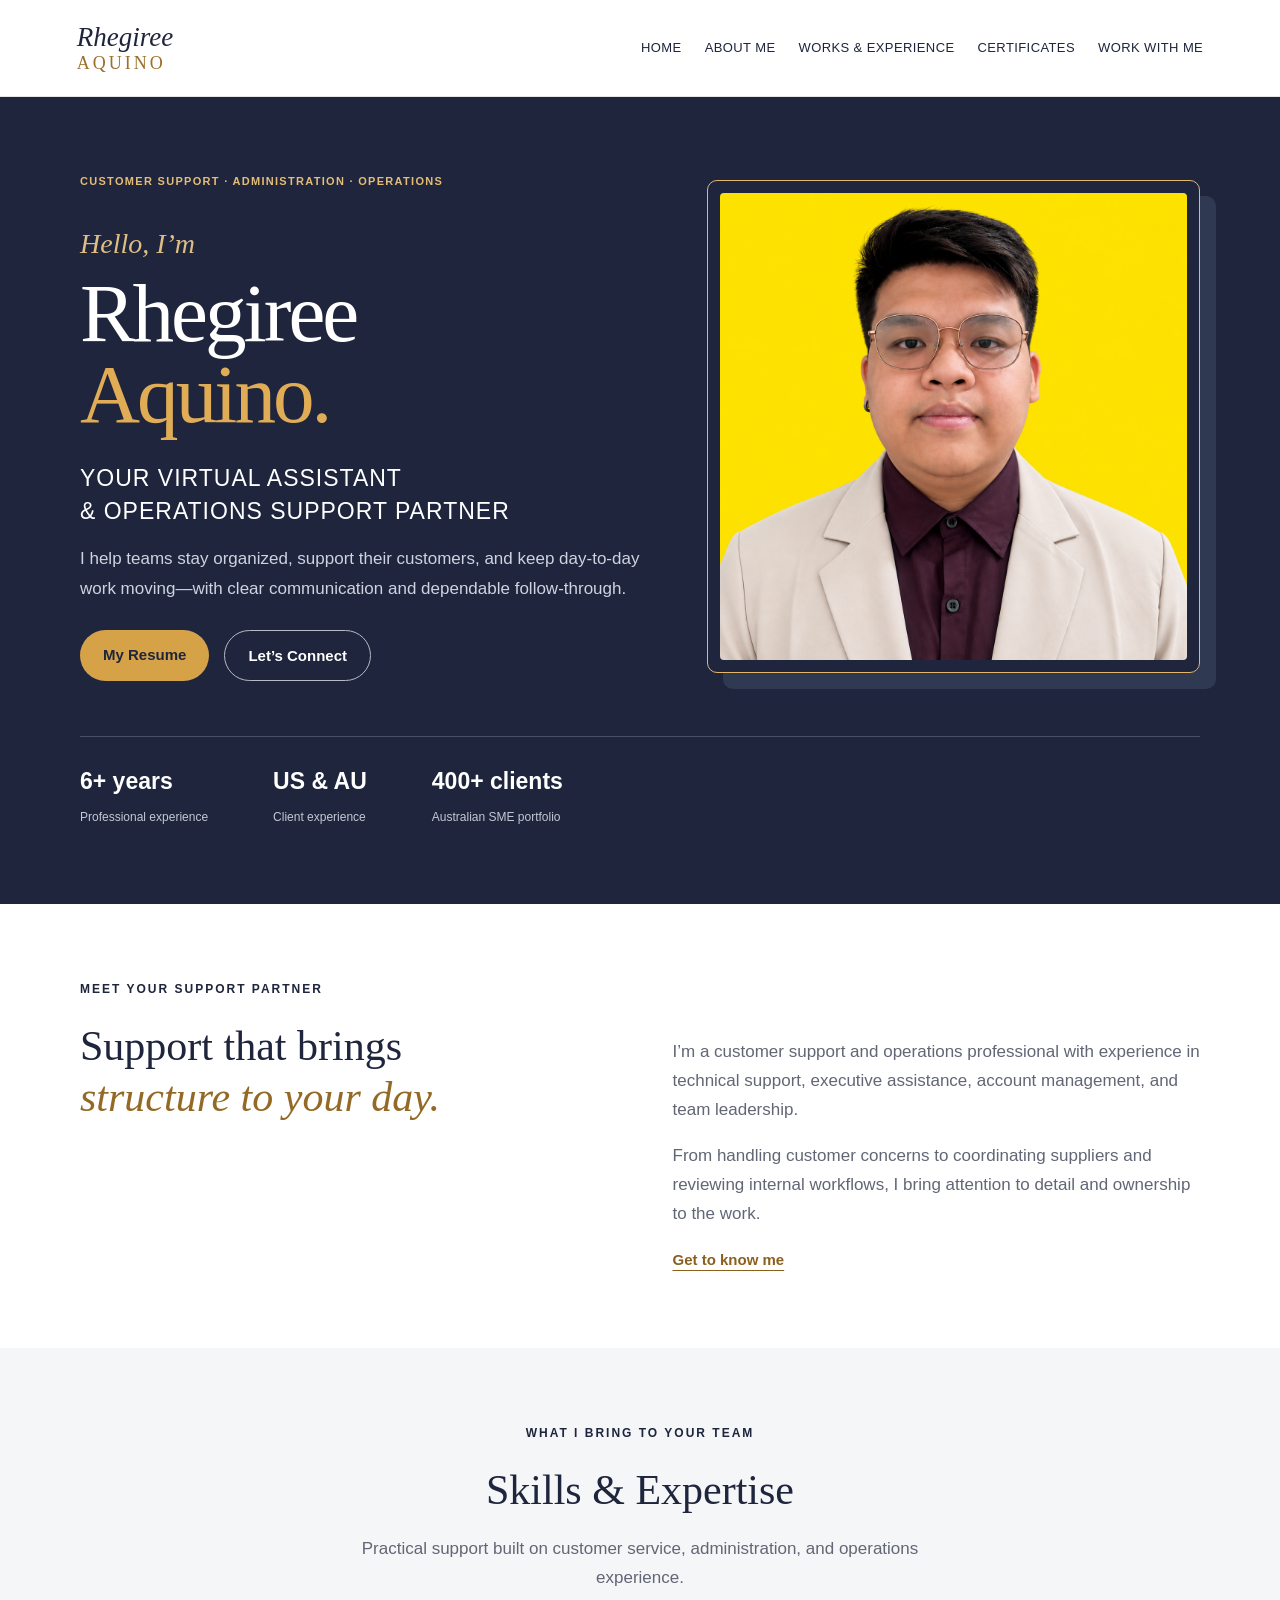
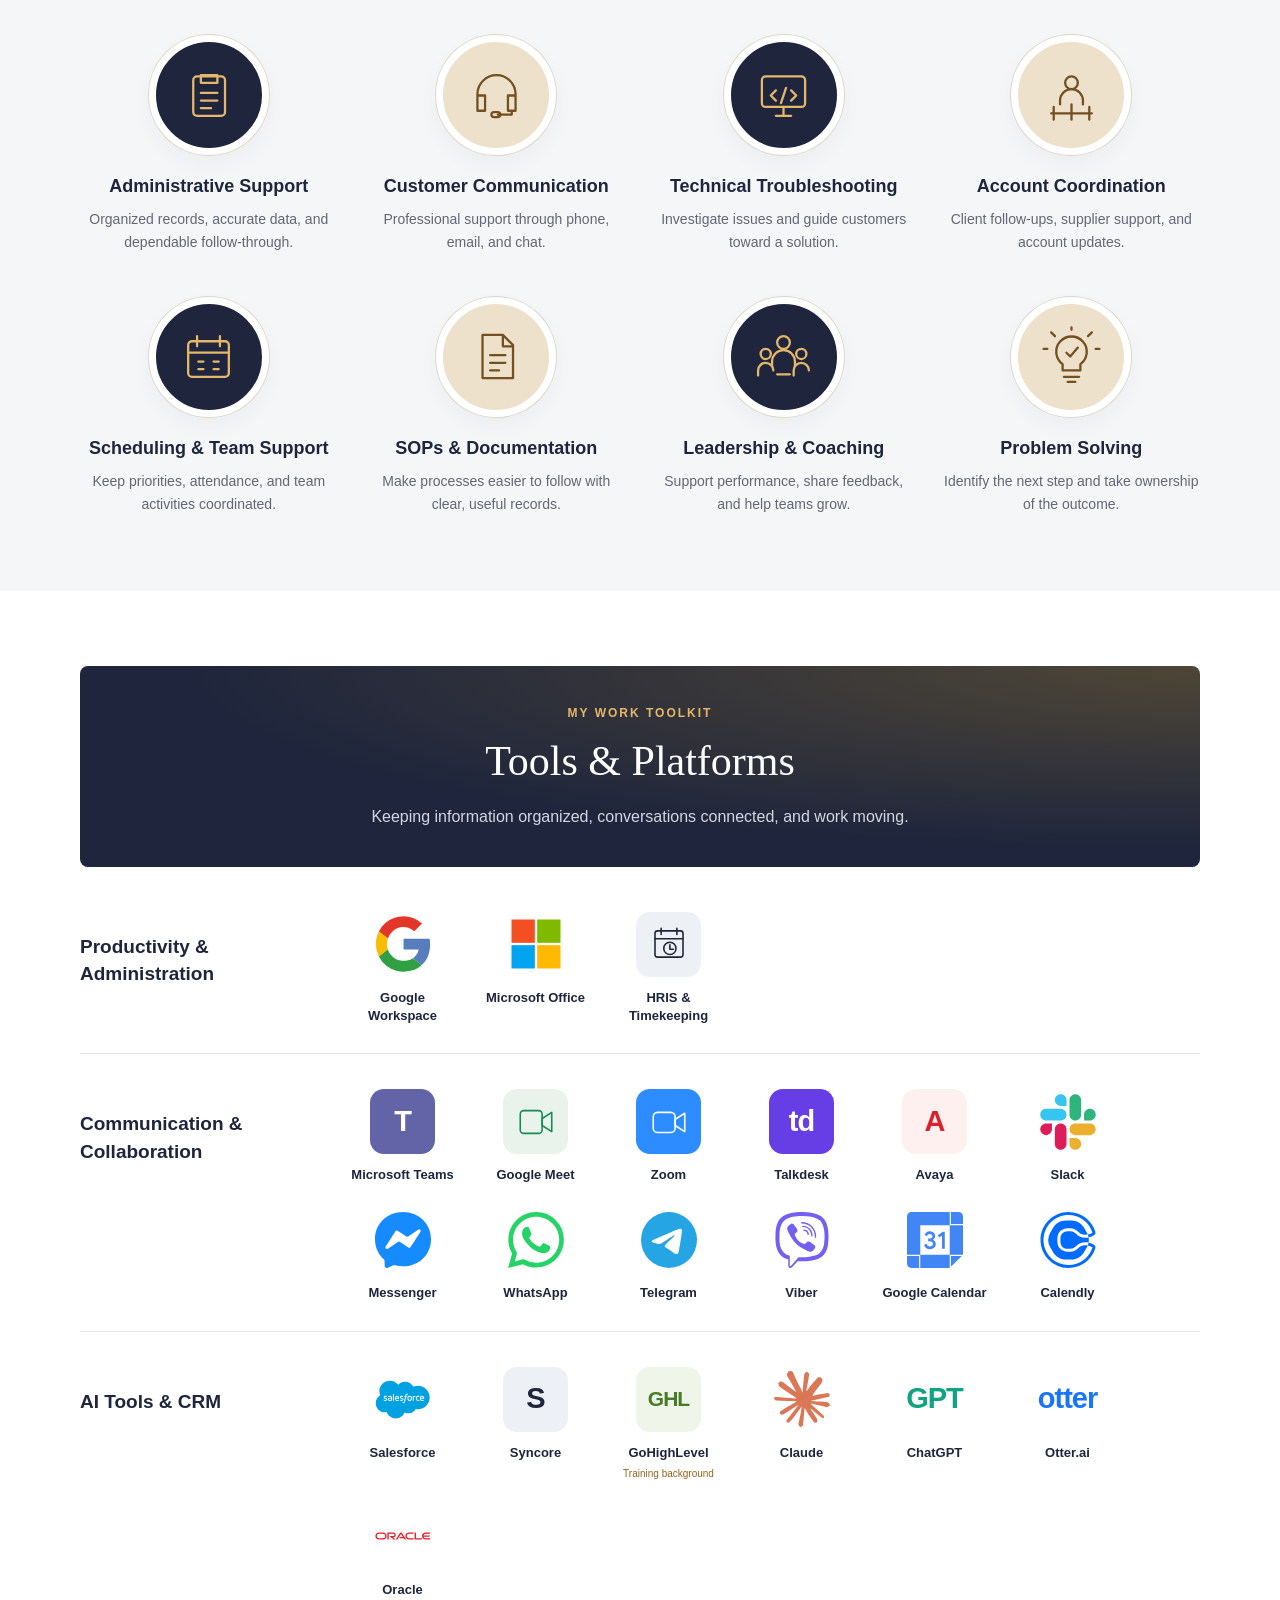
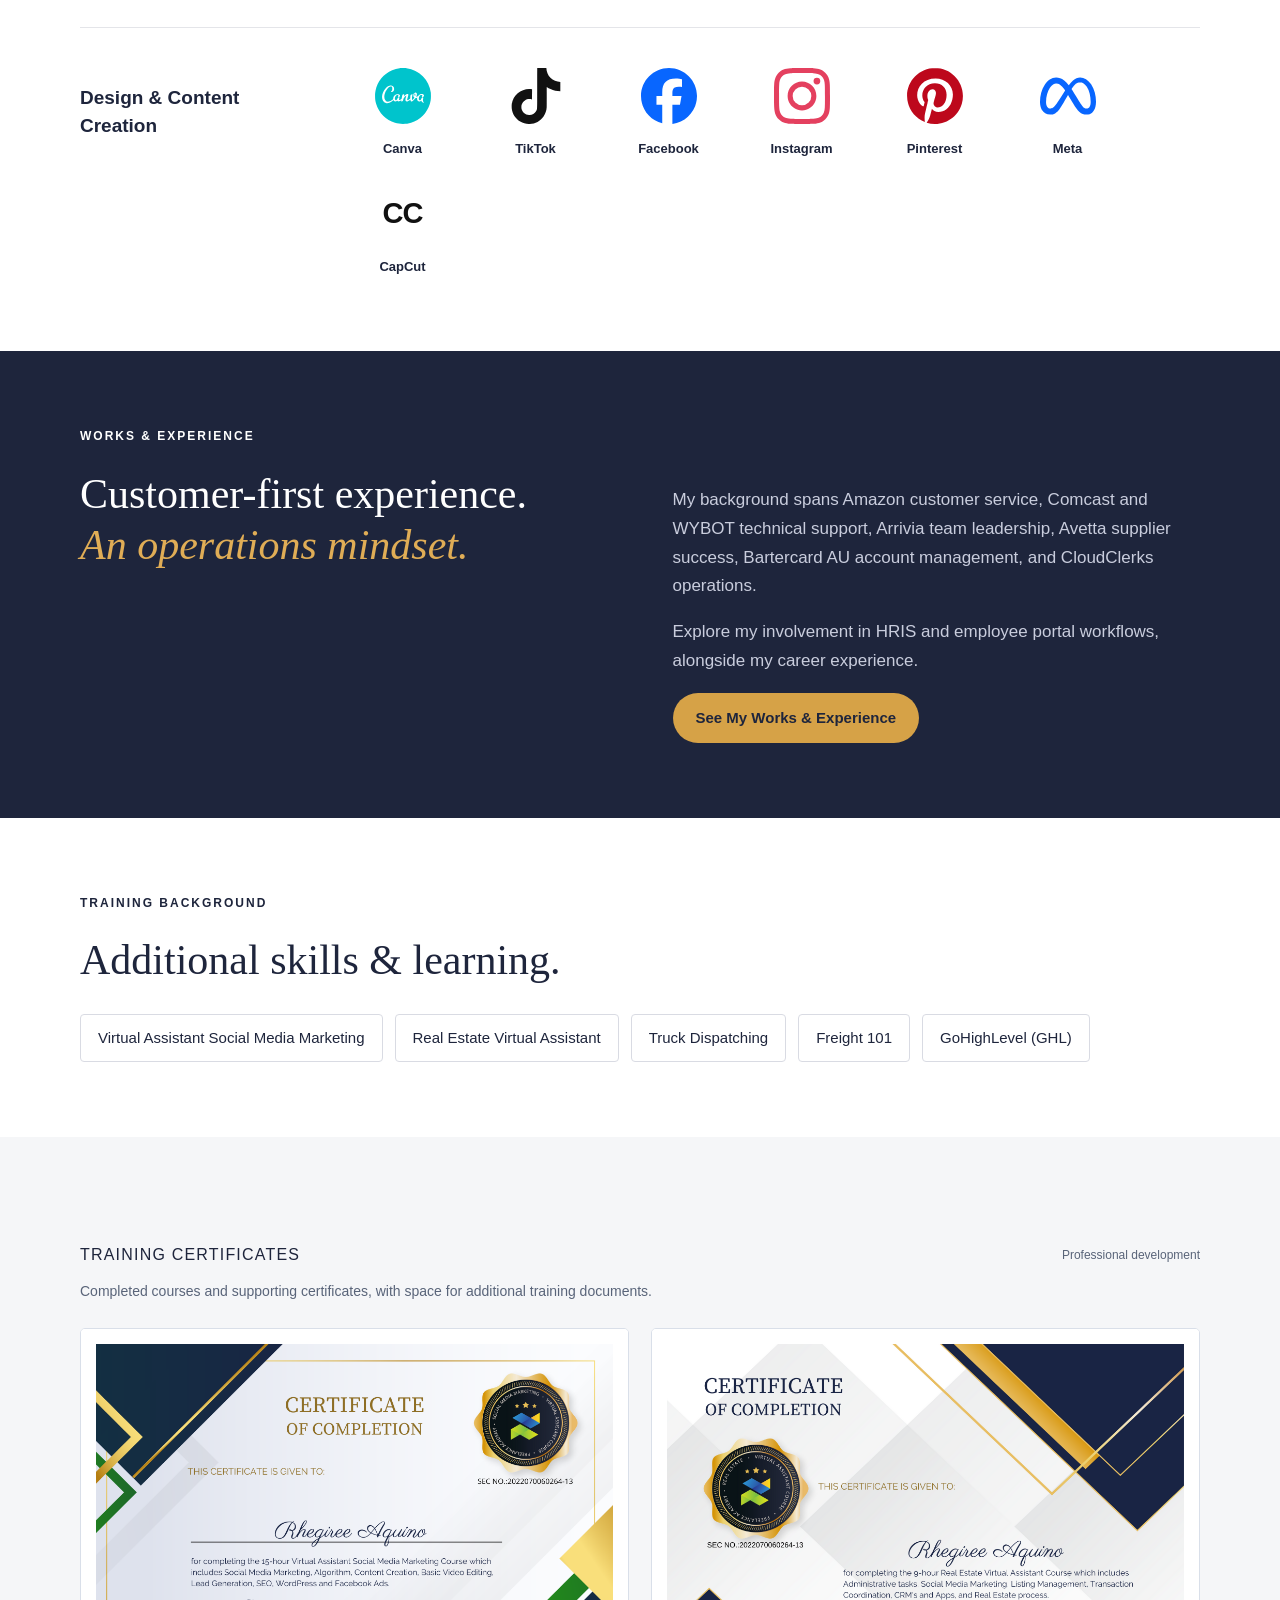
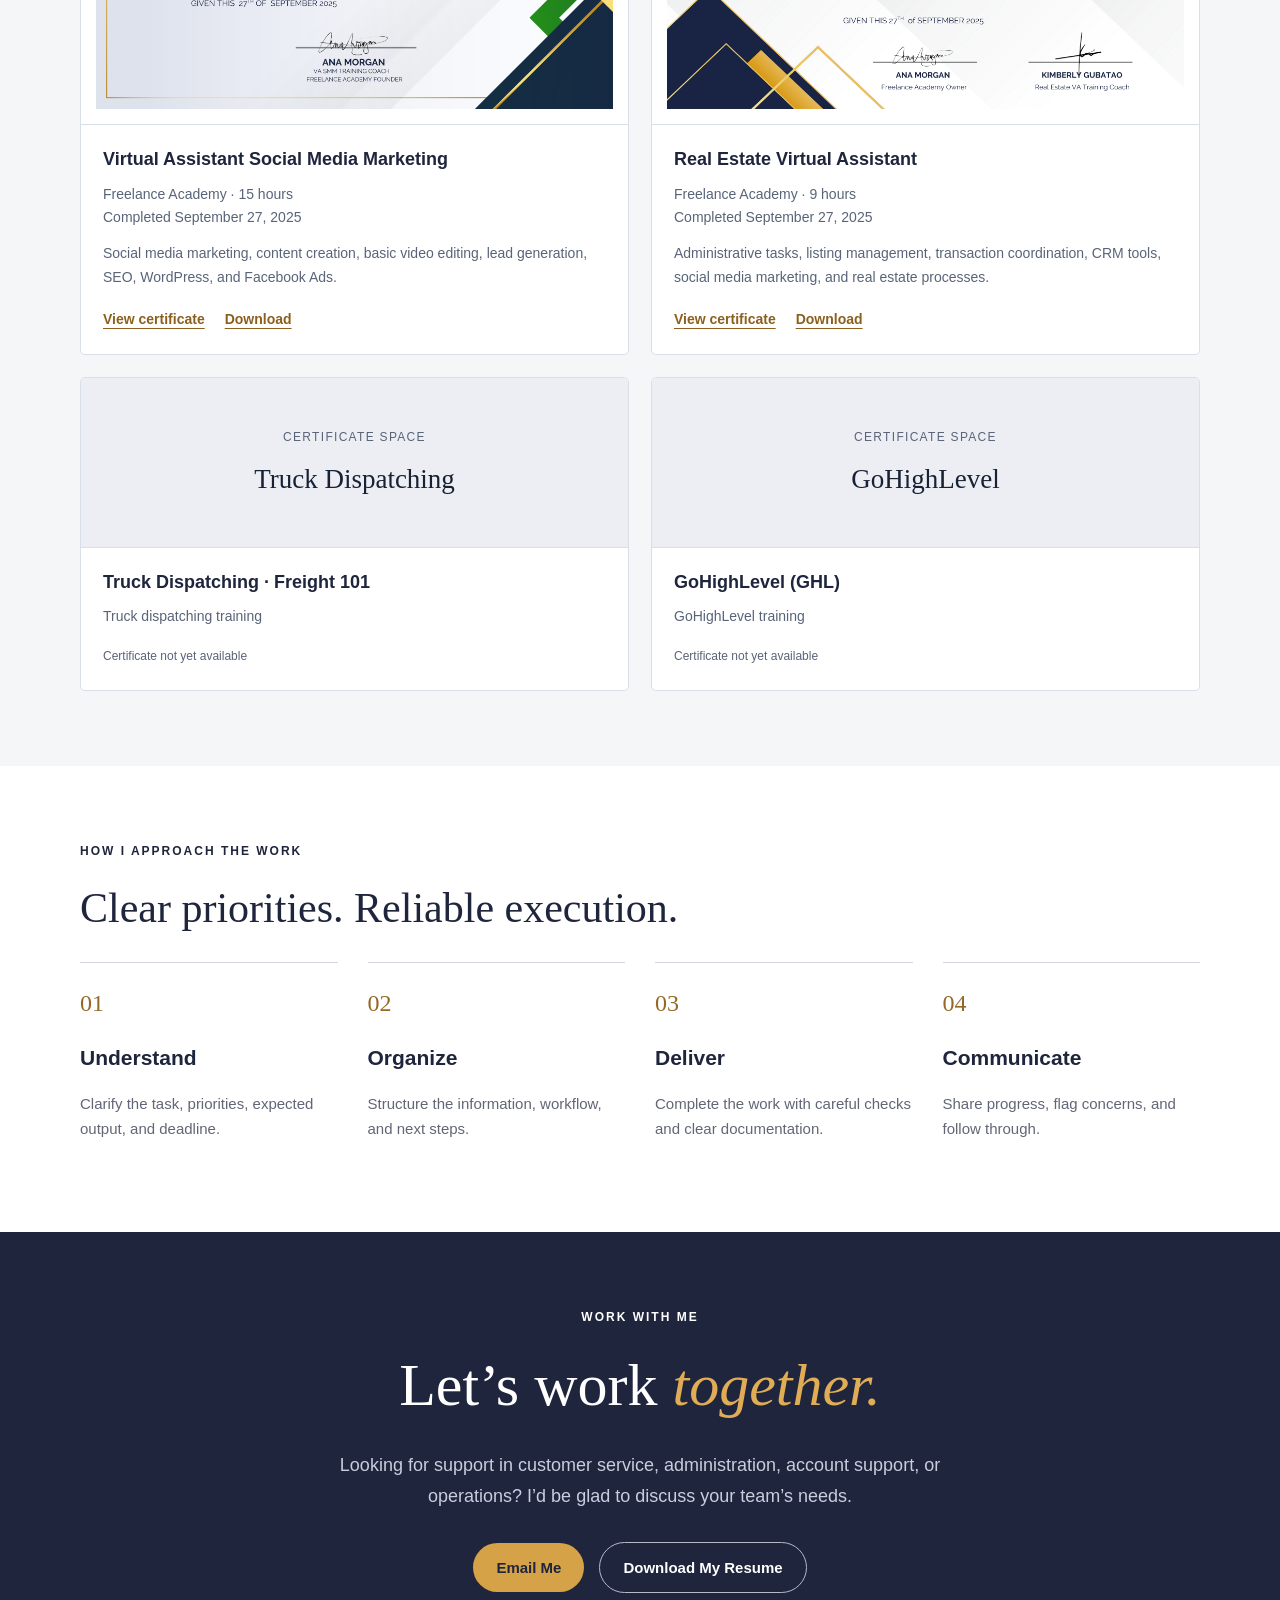
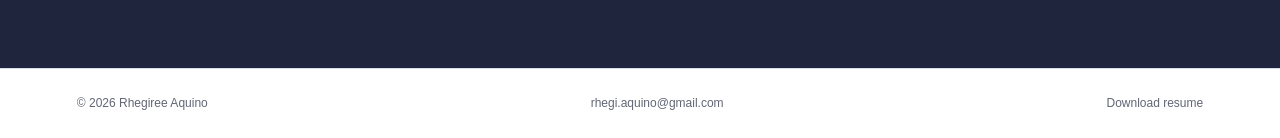
<file: index.html>
<!doctype html><html lang="en"><head><meta charset="utf-8"><meta name="viewport" content="width=device-width,initial-scale=1"><title>Rhegiree Aquino | Virtual Assistant &amp; Operations Support</title><meta name="description" content="Rhegiree Aquino’s professional VA portfolio: customer support, administration, operations, project experience, training certificates and downloadable resume."><link rel="icon" href="data:image/svg+xml,%3Csvg xmlns='http://www.w3.org/2000/svg' viewBox='0 0 40 40'%3E%3Crect width='40' height='40' rx='5' fill='%231d253c'/%3E%3Ctext x='7' y='28' font-family='Georgia' font-size='25' fill='%23d3a044'%3ER.%3C/text%3E%3C/svg%3E"><link rel="stylesheet" href="blog.css"><link rel="stylesheet" href="portfolio.css?v=2"></head><body><a class="skip" href="#main">Skip to content</a><header class="portfolio-header"><a class="signature" href="index.html">Rhegiree <span>Aquino</span></a><nav aria-label="Main navigation"><a href="index.html">Home</a><a href="profile.html">About Me</a><a href="works.html">Works &amp; Experience</a><a href="index.html#certificates">Certificates</a><a href="contact.html">Work With Me</a></nav></header><main id="main" class="portfolio-main"><section class="portfolio-hero"><div class="portrait-hero-grid"><div class="portrait-hero-copy"><div class="hero-label">CUSTOMER SUPPORT · ADMINISTRATION · OPERATIONS</div><p class="hello">Hello, I’m</p><h1>Rhegiree<br><span>Aquino.</span></h1><h2>Your Virtual Assistant<br>&amp; Operations Support Partner</h2><p class="hero-description">I help teams stay organized, support their customers, and keep day-to-day work moving—with clear communication and dependable follow-through.</p><div class="hero-actions"><a class="gold-button" href="Rhegiree-Aquino-Resume.pdf" download>My Resume</a><a class="light-button" href="contact.html">Let’s Connect</a></div></div><div class="portrait-frame"><img src="rhegiree-aquino.png" alt="Rhegiree Aquino" width="1254" height="1254" fetchpriority="high"></div></div><div class="hero-facts"><div><strong>6+ years</strong><span>Professional experience</span></div><div><strong>US &amp; AU</strong><span>Client experience</span></div><div><strong>400+ clients</strong><span>Australian SME portfolio</span></div></div></section><section class="intro-section"><p class="section-kicker">MEET YOUR SUPPORT PARTNER</p><div class="split"><h2>Support that brings<br><em>structure to your day.</em></h2><div><p>I’m a customer support and operations professional with experience in technical support, executive assistance, account management, and team leadership.</p><p>From handling customer concerns to coordinating suppliers and reviewing internal workflows, I bring attention to detail and ownership to the work.</p><a class="text-link" href="profile.html">Get to know me</a></div></div></section><section class="skills-section"><p class="section-kicker">WHAT I BRING TO YOUR TEAM</p><h2>Skills &amp; Expertise</h2><p class="section-intro">Practical support built on customer service, administration, and operations experience.</p><div class="skills-visual-grid"><article class="skill-tile"><div class="skill-circle"><svg viewBox="0 0 48 48" fill="none" stroke="currentColor" stroke-width="1.8" stroke-linecap="round" stroke-linejoin="round" aria-hidden="true"><rect x="12" y="9" width="25" height="31" rx="3"/><path d="M18 8h13v6H18zM18 22h13M18 28h13M18 34h8"/></svg></div><h3>Administrative Support</h3><p>Organized records, accurate data, and dependable follow-through.</p></article><article class="skill-tile"><div class="skill-circle"><svg viewBox="0 0 48 48" fill="none" stroke="currentColor" stroke-width="1.8" stroke-linecap="round" stroke-linejoin="round" aria-hidden="true"><path d="M9 26v-3a15 15 0 0 1 30 0v3M9 24h6v12H9zM33 24h6v12h-6zM36 36v3H25"/><rect x="20" y="37" width="7" height="4" rx="2"/></svg></div><h3>Customer Communication</h3><p>Professional support through phone, email, and chat.</p></article><article class="skill-tile"><div class="skill-circle"><svg viewBox="0 0 48 48" fill="none" stroke="currentColor" stroke-width="1.8" stroke-linecap="round" stroke-linejoin="round" aria-hidden="true"><rect x="7" y="9" width="34" height="24" rx="3"/><path d="M18 40h12M24 33v7M18 20l-4 4 4 4M30 20l4 4-4 4M26 18l-4 12"/></svg></div><h3>Technical Troubleshooting</h3><p>Investigate issues and guide customers toward a solution.</p></article><article class="skill-tile"><div class="skill-circle"><svg viewBox="0 0 48 48" fill="none" stroke="currentColor" stroke-width="1.8" stroke-linecap="round" stroke-linejoin="round" aria-hidden="true"><circle cx="24" cy="14" r="5"/><path d="M15 31v-3a9 9 0 0 1 18 0v3M8 38h32M10 33v10M38 33v10M24 31v12"/></svg></div><h3>Account Coordination</h3><p>Client follow-ups, supplier support, and account updates.</p></article><article class="skill-tile"><div class="skill-circle"><svg viewBox="0 0 48 48" fill="none" stroke="currentColor" stroke-width="1.8" stroke-linecap="round" stroke-linejoin="round" aria-hidden="true"><rect x="8" y="12" width="32" height="28" rx="3"/><path d="M15 8v8M33 8v8M8 21h32M16 28h4M28 28h4M16 34h4M28 34h4"/></svg></div><h3>Scheduling & Team Support</h3><p>Keep priorities, attendance, and team activities coordinated.</p></article><article class="skill-tile"><div class="skill-circle"><svg viewBox="0 0 48 48" fill="none" stroke="currentColor" stroke-width="1.8" stroke-linecap="round" stroke-linejoin="round" aria-hidden="true"><path d="M13 7h16l8 8v26H13zM29 7v9h8M19 23h12M19 29h12M19 35h7"/></svg></div><h3>SOPs & Documentation</h3><p>Make processes easier to follow with clear, useful records.</p></article><article class="skill-tile"><div class="skill-circle"><svg viewBox="0 0 48 48" fill="none" stroke="currentColor" stroke-width="1.8" stroke-linecap="round" stroke-linejoin="round" aria-hidden="true"><circle cx="24" cy="13" r="5"/><circle cx="10" cy="22" r="4"/><circle cx="38" cy="22" r="4"/><path d="M15 32v-4a9 9 0 0 1 18 0v4M4 39v-4a6 6 0 0 1 12 0M32 39v-4a6 6 0 0 1 12 0M19 38h10"/></svg></div><h3>Leadership & Coaching</h3><p>Support performance, share feedback, and help teams grow.</p></article><article class="skill-tile"><div class="skill-circle"><svg viewBox="0 0 48 48" fill="none" stroke="currentColor" stroke-width="1.8" stroke-linecap="round" stroke-linejoin="round" aria-hidden="true"><path d="M17 30a12 12 0 1 1 14 0v5H17zM18 40h12M21 44h6M24 3v-2M5 18H2M46 18h-3M8 5l3 3M40 5l-3 3M20 21l3 3 6-7"/></svg></div><h3>Problem Solving</h3><p>Identify the next step and take ownership of the outcome.</p></article></div></section><section class="tools-section visual-tools"><div class="tools-heading"><p class="section-kicker">MY WORK TOOLKIT</p><h2>Tools &amp; Platforms</h2><p>Keeping information organized, conversations connected, and work moving.</p></div><div class="tool-visual-groups"><article class="tool-visual-group"><h3>Productivity & Administration</h3><div class="tool-tile-grid"><div class="tool-tile"><div class="tool-mark plain" aria-hidden="true"><svg xmlns="http://www.w3.org/2000/svg" viewBox="0 0 128 128"><path fill="#fff" d="M44.59 4.21a63.28 63.28 0 004.33 120.9 67.6 67.6 0 0032.36.35 57.13 57.13 0 0025.9-13.46 57.44 57.44 0 0016-26.26 74.33 74.33 0 001.61-33.58H65.27v24.69h34.47a29.72 29.72 0 01-12.66 19.52 36.16 36.16 0 01-13.93 5.5 41.29 41.29 0 01-15.1 0A37.16 37.16 0 0144 95.74a39.3 39.3 0 01-14.5-19.42 38.31 38.31 0 010-24.63 39.25 39.25 0 019.18-14.91A37.17 37.17 0 0176.13 27a34.28 34.28 0 0113.64 8q5.83-5.8 11.64-11.63c2-2.09 4.18-4.08 6.15-6.22A61.22 61.22 0 0087.2 4.59a64 64 0 00-42.61-.38z"/><path fill="#e33629" d="M44.59 4.21a64 64 0 0142.61.37 61.22 61.22 0 0120.35 12.62c-2 2.14-4.11 4.14-6.15 6.22Q95.58 29.23 89.77 35a34.28 34.28 0 00-13.64-8 37.17 37.17 0 00-37.46 9.74 39.25 39.25 0 00-9.18 14.91L8.76 35.6A63.53 63.53 0 0144.59 4.21z"/><path fill="#f8bd00" d="M3.26 51.5a62.93 62.93 0 015.5-15.9l20.73 16.09a38.31 38.31 0 000 24.63q-10.36 8-20.73 16.08a63.33 63.33 0 01-5.5-40.9z"/><path fill="#587dbd" d="M65.27 52.15h59.52a74.33 74.33 0 01-1.61 33.58 57.44 57.44 0 01-16 26.26c-6.69-5.22-13.41-10.4-20.1-15.62a29.72 29.72 0 0012.66-19.54H65.27c-.01-8.22 0-16.45 0-24.68z"/><path fill="#319f43" d="M8.75 92.4q10.37-8 20.73-16.08A39.3 39.3 0 0044 95.74a37.16 37.16 0 0014.08 6.08 41.29 41.29 0 0015.1 0 36.16 36.16 0 0013.93-5.5c6.69 5.22 13.41 10.4 20.1 15.62a57.13 57.13 0 01-25.9 13.47 67.6 67.6 0 01-32.36-.35 63 63 0 01-23-11.59A63.73 63.73 0 018.75 92.4z"/></svg></div><span>Google Workspace</span></div><div class="tool-tile"><div class="tool-mark plain" aria-hidden="true"><svg viewBox="0 0 48 48" aria-hidden="true"><path fill="#f25022" d="M3 3h20v20H3z"/><path fill="#7fba00" d="M25 3h20v20H25z"/><path fill="#00a4ef" d="M3 25h20v20H3z"/><path fill="#ffb900" d="M25 25h20v20H25z"/></svg></div><span>Microsoft Office</span></div><div class="tool-tile"><div class="tool-mark navy" aria-hidden="true"><svg viewBox="0 0 48 48" fill="none" stroke="currentColor" stroke-width="1.8" stroke-linecap="round" stroke-linejoin="round" aria-hidden="true"><rect x="8" y="9" width="32" height="30" rx="3"/><path d="M8 18h32M15 6v7M33 6v7"/><circle cx="25" cy="29" r="7"/><path d="M25 25v5h4"/></svg></div><span>HRIS & Timekeeping</span></div></div></article><article class="tool-visual-group"><h3>Communication & Collaboration</h3><div class="tool-tile-grid"><div class="tool-tile"><div class="tool-mark teams" aria-hidden="true"><b>T</b></div><span>Microsoft Teams</span></div><div class="tool-tile"><div class="tool-mark meet" aria-hidden="true"><svg viewBox="0 0 48 48" fill="none" stroke="currentColor" stroke-width="1.8" stroke-linecap="round" stroke-linejoin="round" aria-hidden="true"><rect x="6" y="11" width="25" height="26" rx="4"/><path d="M31 20l11-7v22l-11-7z"/></svg></div><span>Google Meet</span></div><div class="tool-tile"><div class="tool-mark zoom" aria-hidden="true"><svg viewBox="0 0 48 48" fill="none" stroke="currentColor" stroke-width="1.8" stroke-linecap="round" stroke-linejoin="round" aria-hidden="true"><rect x="6" y="13" width="25" height="23" rx="5"/><path d="M31 21l11-7v21l-11-7z"/></svg></div><span>Zoom</span></div><div class="tool-tile"><div class="tool-mark talkdesk" aria-hidden="true"><b>td</b></div><span>Talkdesk</span></div><div class="tool-tile"><div class="tool-mark avaya" aria-hidden="true"><b>A</b></div><span>Avaya</span></div><div class="tool-tile"><div class="tool-mark plain" style="color:#4a154b" aria-hidden="true"><svg xmlns="http://www.w3.org/2000/svg" viewBox="0 0 128 128"><path d="M27.255 80.719c0 7.33-5.978 13.317-13.309 13.317C6.616 94.036.63 88.049.63 80.719s5.987-13.317 13.317-13.317h13.309zm6.709 0c0-7.33 5.987-13.317 13.317-13.317s13.317 5.986 13.317 13.317v33.335c0 7.33-5.986 13.317-13.317 13.317-7.33 0-13.317-5.987-13.317-13.317zm0 0" fill="#de1c59"/><path d="M47.281 27.255c-7.33 0-13.317-5.978-13.317-13.309C33.964 6.616 39.951.63 47.281.63s13.317 5.987 13.317 13.317v13.309zm0 6.709c7.33 0 13.317 5.987 13.317 13.317s-5.986 13.317-13.317 13.317H13.946C6.616 60.598.63 54.612.63 47.281c0-7.33 5.987-13.317 13.317-13.317zm0 0" fill="#35c5f0"/><path d="M100.745 47.281c0-7.33 5.978-13.317 13.309-13.317 7.33 0 13.317 5.987 13.317 13.317s-5.987 13.317-13.317 13.317h-13.309zm-6.709 0c0 7.33-5.987 13.317-13.317 13.317s-13.317-5.986-13.317-13.317V13.946C67.402 6.616 73.388.63 80.719.63c7.33 0 13.317 5.987 13.317 13.317zm0 0" fill="#2eb57d"/><path d="M80.719 100.745c7.33 0 13.317 5.978 13.317 13.309 0 7.33-5.987 13.317-13.317 13.317s-13.317-5.987-13.317-13.317v-13.309zm0-6.709c-7.33 0-13.317-5.987-13.317-13.317s5.986-13.317 13.317-13.317h33.335c7.33 0 13.317 5.986 13.317 13.317 0 7.33-5.987 13.317-13.317 13.317zm0 0" fill="#ebb02e"/></svg>
</div><span>Slack</span></div><div class="tool-tile"><div class="tool-mark plain" style="color:#168aff" aria-hidden="true"><svg fill="currentColor" role="img" viewBox="0 0 24 24" xmlns="http://www.w3.org/2000/svg"><title>Messenger</title><path d="M12 0C5.24 0 0 4.952 0 11.64c0 3.499 1.434 6.521 3.769 8.61a.96.96 0 0 1 .323.683l.065 2.135a.96.96 0 0 0 1.347.85l2.381-1.053a.96.96 0 0 1 .641-.046A13 13 0 0 0 12 23.28c6.76 0 12-4.952 12-11.64S18.76 0 12 0m6.806 7.44c.522-.03.971.567.63 1.094l-4.178 6.457a.707.707 0 0 1-.977.208l-3.87-2.504a.44.44 0 0 0-.49.007l-4.363 3.01c-.637.438-1.415-.317-.995-.966l4.179-6.457a.706.706 0 0 1 .977-.21l3.87 2.505c.15.097.344.094.491-.007l4.362-3.008a.7.7 0 0 1 .364-.13"/></svg></div><span>Messenger</span></div><div class="tool-tile"><div class="tool-mark plain" style="color:#25d366" aria-hidden="true"><svg fill="currentColor" role="img" viewBox="0 0 24 24" xmlns="http://www.w3.org/2000/svg"><title>WhatsApp</title><path d="M17.472 14.382c-.297-.149-1.758-.867-2.03-.967-.273-.099-.471-.148-.67.15-.197.297-.767.966-.94 1.164-.173.199-.347.223-.644.075-.297-.15-1.255-.463-2.39-1.475-.883-.788-1.48-1.761-1.653-2.059-.173-.297-.018-.458.13-.606.134-.133.298-.347.446-.52.149-.174.198-.298.298-.497.099-.198.05-.371-.025-.52-.075-.149-.669-1.612-.916-2.207-.242-.579-.487-.5-.669-.51-.173-.008-.371-.01-.57-.01-.198 0-.52.074-.792.372-.272.297-1.04 1.016-1.04 2.479 0 1.462 1.065 2.875 1.213 3.074.149.198 2.096 3.2 5.077 4.487.709.306 1.262.489 1.694.625.712.227 1.36.195 1.871.118.571-.085 1.758-.719 2.006-1.413.248-.694.248-1.289.173-1.413-.074-.124-.272-.198-.57-.347m-5.421 7.403h-.004a9.87 9.87 0 01-5.031-1.378l-.361-.214-3.741.982.998-3.648-.235-.374a9.86 9.86 0 01-1.51-5.26c.001-5.45 4.436-9.884 9.888-9.884 2.64 0 5.122 1.03 6.988 2.898a9.825 9.825 0 012.893 6.994c-.003 5.45-4.437 9.884-9.885 9.884m8.413-18.297A11.815 11.815 0 0012.05 0C5.495 0 .16 5.335.157 11.892c0 2.096.547 4.142 1.588 5.945L.057 24l6.305-1.654a11.882 11.882 0 005.683 1.448h.005c6.554 0 11.89-5.335 11.893-11.893a11.821 11.821 0 00-3.48-8.413Z"/></svg></div><span>WhatsApp</span></div><div class="tool-tile"><div class="tool-mark plain" style="color:#26a5e4" aria-hidden="true"><svg fill="currentColor" role="img" viewBox="0 0 24 24" xmlns="http://www.w3.org/2000/svg"><title>Telegram</title><path d="M11.944 0A12 12 0 0 0 0 12a12 12 0 0 0 12 12 12 12 0 0 0 12-12A12 12 0 0 0 12 0a12 12 0 0 0-.056 0zm4.962 7.224c.1-.002.321.023.465.14a.506.506 0 0 1 .171.325c.016.093.036.306.02.472-.18 1.898-.962 6.502-1.36 8.627-.168.9-.499 1.201-.82 1.23-.696.065-1.225-.46-1.9-.902-1.056-.693-1.653-1.124-2.678-1.8-1.185-.78-.417-1.21.258-1.91.177-.184 3.247-2.977 3.307-3.23.007-.032.014-.15-.056-.212s-.174-.041-.249-.024c-.106.024-1.793 1.14-5.061 3.345-.48.33-.913.49-1.302.48-.428-.008-1.252-.241-1.865-.44-.752-.245-1.349-.374-1.297-.789.027-.216.325-.437.893-.663 3.498-1.524 5.83-2.529 6.998-3.014 3.332-1.386 4.025-1.627 4.476-1.635z"/></svg></div><span>Telegram</span></div><div class="tool-tile"><div class="tool-mark plain" style="color:#7360f2" aria-hidden="true"><svg fill="currentColor" role="img" viewBox="0 0 24 24" xmlns="http://www.w3.org/2000/svg"><title>Viber</title><path d="M11.4 0C9.473.028 5.333.344 3.02 2.467 1.302 4.187.696 6.7.633 9.817.57 12.933.488 18.776 6.12 20.36h.003l-.004 2.416s-.037.977.61 1.177c.777.242 1.234-.5 1.98-1.302.407-.44.972-1.084 1.397-1.58 3.85.326 6.812-.416 7.15-.525.776-.252 5.176-.816 5.892-6.657.74-6.02-.36-9.83-2.34-11.546-.596-.55-3.006-2.3-8.375-2.323 0 0-.395-.025-1.037-.017zm.058 1.693c.545-.004.88.017.88.017 4.542.02 6.717 1.388 7.222 1.846 1.675 1.435 2.53 4.868 1.906 9.897v.002c-.604 4.878-4.174 5.184-4.832 5.395-.28.09-2.882.737-6.153.524 0 0-2.436 2.94-3.197 3.704-.12.12-.26.167-.352.144-.13-.033-.166-.188-.165-.414l.02-4.018c-4.762-1.32-4.485-6.292-4.43-8.895.054-2.604.543-4.738 1.996-6.173 1.96-1.773 5.474-2.018 7.11-2.03zm.38 2.602c-.167 0-.303.135-.304.302 0 .167.133.303.3.305 1.624.01 2.946.537 4.028 1.592 1.073 1.046 1.62 2.468 1.633 4.334.002.167.14.3.307.3.166-.002.3-.138.3-.304-.014-1.984-.618-3.596-1.816-4.764-1.19-1.16-2.692-1.753-4.447-1.765zm-3.96.695c-.19-.032-.4.005-.616.117l-.01.002c-.43.247-.816.562-1.146.932-.002.004-.006.004-.008.008-.267.323-.42.638-.46.948-.008.046-.01.093-.007.14 0 .136.022.27.065.4l.013.01c.135.48.473 1.276 1.205 2.604.42.768.903 1.5 1.446 2.186.27.344.56.673.87.984l.132.132c.31.308.64.6.984.87.686.543 1.418 1.027 2.186 1.447 1.328.733 2.126 1.07 2.604 1.206l.01.014c.13.042.265.064.402.063.046.002.092 0 .138-.008.31-.036.627-.19.948-.46.004 0 .003-.002.008-.005.37-.33.683-.72.93-1.148l.003-.01c.225-.432.15-.842-.18-1.12-.004 0-.698-.58-1.037-.83-.36-.255-.73-.492-1.113-.71-.51-.285-1.032-.106-1.248.174l-.447.564c-.23.283-.657.246-.657.246-3.12-.796-3.955-3.955-3.955-3.955s-.037-.426.248-.656l.563-.448c.277-.215.456-.737.17-1.248-.217-.383-.454-.756-.71-1.115-.25-.34-.826-1.033-.83-1.035-.137-.165-.31-.265-.502-.297zm4.49.88c-.158.002-.29.124-.3.282-.01.167.115.312.282.324 1.16.085 2.017.466 2.645 1.15.63.688.93 1.524.906 2.57-.002.168.13.306.3.31.166.003.305-.13.31-.297.025-1.175-.334-2.193-1.067-2.994-.74-.81-1.777-1.253-3.05-1.346h-.024zm.463 1.63c-.16.002-.29.127-.3.287-.008.167.12.31.288.32.523.028.875.175 1.113.422.24.245.388.62.416 1.164.01.167.15.295.318.287.167-.008.295-.15.287-.317-.03-.644-.215-1.178-.58-1.557-.367-.378-.893-.574-1.52-.607h-.018z"/></svg></div><span>Viber</span></div><div class="tool-tile"><div class="tool-mark plain" style="color:#4285f4" aria-hidden="true"><svg fill="currentColor" role="img" viewBox="0 0 24 24" xmlns="http://www.w3.org/2000/svg"><title>Google Calendar</title><path d="M18.316 5.684H24v12.632h-5.684V5.684zM5.684 24h12.632v-5.684H5.684V24zM18.316 5.684V0H1.895A1.894 1.894 0 0 0 0 1.895v16.421h5.684V5.684h12.632zm-7.207 6.25v-.065c.272-.144.5-.349.687-.617s.279-.595.279-.982c0-.379-.099-.72-.3-1.025a2.05 2.05 0 0 0-.832-.714 2.703 2.703 0 0 0-1.197-.257c-.6 0-1.094.156-1.481.467-.386.311-.65.671-.793 1.078l1.085.452c.086-.249.224-.461.413-.633.189-.172.445-.257.767-.257.33 0 .602.088.816.264a.86.86 0 0 1 .322.703c0 .33-.12.589-.36.778-.24.19-.535.284-.886.284h-.567v1.085h.633c.407 0 .748.109 1.02.327.272.218.407.499.407.843 0 .336-.129.614-.387.832s-.565.327-.924.327c-.351 0-.651-.103-.897-.311-.248-.208-.422-.502-.521-.881l-1.096.452c.178.616.505 1.082.977 1.401.472.319.984.478 1.538.477a2.84 2.84 0 0 0 1.293-.291c.382-.193.684-.458.902-.794.218-.336.327-.72.327-1.149 0-.429-.115-.797-.344-1.105a2.067 2.067 0 0 0-.881-.689zm2.093-1.931l.602.913L15 10.045v5.744h1.187V8.446h-.827l-2.158 1.557zM22.105 0h-3.289v5.184H24V1.895A1.894 1.894 0 0 0 22.105 0zm-3.289 23.5l4.684-4.684h-4.684V23.5zM0 22.105C0 23.152.848 24 1.895 24h3.289v-5.184H0v3.289z"/></svg></div><span>Google Calendar</span></div><div class="tool-tile"><div class="tool-mark plain" style="color:#006bff" aria-hidden="true"><svg fill="currentColor" role="img" viewBox="0 0 24 24" xmlns="http://www.w3.org/2000/svg"><title>Calendly</title><path d="M19.655 14.262c.281 0 .557.023.828.064 0 .005-.005.01-.005.014-.105.267-.234.534-.381.786l-1.219 2.106c-1.112 1.936-3.177 3.127-5.411 3.127h-2.432c-2.23 0-4.294-1.191-5.412-3.127l-1.218-2.106a6.251 6.251 0 0 1 0-6.252l1.218-2.106C6.736 4.832 8.8 3.641 11.035 3.641h2.432c2.23 0 4.294 1.191 5.411 3.127l1.219 2.106c.147.252.271.519.381.786 0 .004.005.009.005.014-.267.041-.543.064-.828.064-1.816 0-2.501-.607-3.291-1.306-.764-.676-1.711-1.517-3.44-1.517h-1.029c-1.251 0-2.387.455-3.2 1.278-.796.805-1.233 1.904-1.233 3.099v1.411c0 1.196.437 2.295 1.233 3.099.813.823 1.949 1.278 3.2 1.278h1.034c1.729 0 2.676-.841 3.439-1.517.791-.703 1.471-1.306 3.287-1.301Zm.005-3.237c.399 0 .794-.036 1.179-.11-.002-.004-.002-.01-.002-.014-.073-.414-.193-.823-.349-1.218.731-.12 1.407-.396 1.986-.819 0-.004-.005-.013-.005-.018-.331-1.085-.832-2.101-1.489-3.03-.649-.915-1.435-1.719-2.331-2.395-1.867-1.398-4.088-2.138-6.428-2.138-1.448 0-2.855.28-4.175.841-1.273.543-2.423 1.315-3.407 2.299S2.878 6.552 2.341 7.83c-.557 1.324-.842 2.726-.842 4.175 0 1.448.281 2.855.842 4.174.542 1.274 1.314 2.423 2.298 3.407s2.129 1.761 3.407 2.299c1.324.556 2.727.841 4.175.841 2.34 0 4.561-.74 6.428-2.137a10.815 10.815 0 0 0 2.331-2.396c.652-.929 1.158-1.949 1.489-3.03 0-.004.005-.014.005-.018-.579-.423-1.255-.699-1.986-.819.161-.395.276-.804.349-1.218.005-.009.005-.014.005-.023.869.166 1.692.506 2.404 1.035.685.505.552 1.075.446 1.416C22.184 20.437 17.619 24 12.221 24c-6.625 0-12-5.375-12-12s5.37-12 12-12c5.398 0 9.963 3.563 11.471 8.464.106.341.239.915-.446 1.421-.717.529-1.535.873-2.404 1.034.128.716.128 1.45 0 2.166-.387-.074-.782-.11-1.182-.11-4.184 0-3.968 2.823-6.736 2.823h-1.029c-1.899 0-3.15-1.357-3.15-3.095v-1.411c0-1.738 1.251-3.094 3.15-3.094h1.034c2.768 0 2.552 2.823 6.731 2.827Z"/></svg></div><span>Calendly</span></div></div></article><article class="tool-visual-group"><h3>AI Tools &amp; CRM</h3><div class="tool-tile-grid"><div class="tool-tile"><div class="tool-mark plain" aria-hidden="true"><svg xmlns="http://www.w3.org/2000/svg" viewBox="0 0 128 128"><path fill="#00A1E0" d="M53.01 31.44c3.98-4.14 9.51-6.71 15.64-6.71 8.14 0 15.24 4.54 19.02 11.28a26.26 26.26 0 0110.75-2.29c14.68 0 26.58 12.01 26.58 26.81 0 14.81-11.9 26.82-26.58 26.82-1.79 0-3.54-.18-5.24-.52-3.33 5.94-9.68 9.95-16.96 9.95-3.05 0-5.93-.7-8.5-1.96-3.38 7.94-11.24 13.51-20.41 13.51-9.55 0-17.68-6.04-20.8-14.51-1.36.29-2.78.44-4.23.44-11.37 0-20.58-9.31-20.58-20.79 0-7.7 4.14-14.42 10.29-18.01a23.727 23.727 0 01-1.97-9.51c0-13.21 10.72-23.92 23.95-23.92 7.76-.01 14.67 3.69 19.04 9.41"/><path fill="#FFF" d="M19.56 66.78c-.08.2.03.24.05.28.23.17.47.29.7.43 1.26.67 2.44.86 3.69.86 2.53 0 4.1-1.35 4.1-3.51v-.04c0-2-1.77-2.73-3.44-3.25l-.22-.07c-1.25-.41-2.34-.76-2.34-1.58v-.04c0-.71.63-1.23 1.61-1.23 1.09 0 2.38.36 3.21.82 0 0 .24.16.33-.08.05-.13.47-1.26.51-1.38.05-.13-.04-.23-.12-.28-.95-.58-2.26-.97-3.62-.97h-.25c-2.31 0-3.93 1.4-3.93 3.4v.04c0 2.11 1.78 2.8 3.45 3.28l.27.08c1.22.37 2.27.7 2.27 1.55v.04c0 .78-.68 1.37-1.78 1.37-.43 0-1.79-.01-3.26-.94-.18-.1-.28-.18-.42-.26-.07-.05-.25-.12-.33.11l-.48 1.37zM56.59 66.78c-.08.2.03.24.05.28.23.17.47.29.7.43 1.26.67 2.44.86 3.69.86 2.53 0 4.1-1.35 4.1-3.51v-.04c0-2-1.77-2.73-3.44-3.25l-.22-.07c-1.25-.41-2.34-.76-2.34-1.58v-.04c0-.71.63-1.23 1.61-1.23 1.09 0 2.38.36 3.21.82 0 0 .24.16.33-.08.05-.13.47-1.26.51-1.38.05-.13-.04-.23-.12-.28-.95-.58-2.26-.97-3.62-.97h-.25c-2.31 0-3.93 1.4-3.93 3.4v.04c0 2.11 1.78 2.8 3.45 3.28l.27.08c1.22.37 2.27.7 2.27 1.55v.04c0 .78-.68 1.37-1.78 1.37-.43 0-1.79-.01-3.26-.94-.18-.1-.28-.18-.42-.26-.05-.03-.26-.11-.33.11l-.48 1.37zM81.86 62.54c0 1.22-.23 2.19-.68 2.87-.44.67-1.12 1-2.05 1-.94 0-1.61-.33-2.05-1-.44-.68-.67-1.65-.67-2.87 0-1.22.22-2.18.67-2.86.44-.67 1.11-.99 2.05-.99.94 0 1.61.32 2.06.99.44.67.67 1.63.67 2.86m2.11-2.27c-.21-.7-.53-1.32-.96-1.83a4.53 4.53 0 00-1.62-1.23c-.64-.3-1.41-.45-2.26-.45-.86 0-1.62.15-2.26.45-.65.3-1.19.72-1.62 1.23-.43.52-.75 1.13-.96 1.83-.21.7-.31 1.46-.31 2.27s.1 1.57.31 2.27.53 1.32.96 1.83c.43.52.98.93 1.62 1.22.65.29 1.41.44 2.26.44.86 0 1.62-.15 2.26-.44.64-.29 1.19-.71 1.62-1.22.43-.51.75-1.13.96-1.83.21-.7.31-1.46.31-2.27s-.1-1.58-.31-2.27M101.31 66.08c-.07-.21-.27-.13-.27-.13-.31.12-.63.23-.98.28-.35.05-.74.08-1.16.08-1.02 0-1.83-.3-2.42-.9-.58-.6-.91-1.57-.91-2.89 0-1.2.29-2.1.81-2.78.51-.68 1.3-1.03 2.34-1.03.87 0 1.54.1 2.23.32 0 0 .17.07.25-.15.18-.51.32-.88.52-1.44.06-.16-.08-.23-.13-.25-.27-.11-.92-.28-1.41-.35-.46-.07-.99-.11-1.58-.11-.89 0-1.68.15-2.35.45-.67.3-1.25.71-1.7 1.23a5.3 5.3 0 00-1.03 1.83c-.23.7-.34 1.46-.34 2.27 0 1.75.47 3.17 1.41 4.2.93 1.04 2.34 1.57 4.17 1.57 1.08 0 2.19-.22 2.99-.53 0 0 .15-.07.09-.25l-.53-1.42zM105.01 61.36c.1-.68.29-1.25.58-1.69.44-.67 1.1-1.04 2.04-1.04s1.56.37 2 1.04c.3.44.42 1.03.47 1.69h-5.09zm7.1-1.49c-.18-.68-.62-1.36-.92-1.67-.46-.5-.91-.84-1.36-1.03a5.2 5.2 0 00-2.05-.41c-.89 0-1.7.15-2.36.46-.66.31-1.21.73-1.65 1.26-.43.52-.76 1.15-.97 1.85-.21.7-.31 1.47-.31 2.28 0 .82.11 1.59.32 2.28.22.7.57 1.31 1.04 1.82.47.51 1.07.91 1.8 1.19.72.28 1.59.42 2.59.42 2.06-.01 3.15-.47 3.6-.71.08-.04.15-.12.06-.34l-.47-1.31c-.07-.19-.27-.12-.27-.12-.51.19-1.24.53-2.93.53-1.11 0-1.93-.33-2.44-.84-.53-.52-.79-1.29-.83-2.38l7.15.01s.19 0 .21-.19c.01-.1.25-1.49-.21-3.1zM47.77 61.36c.1-.68.29-1.25.58-1.69.44-.67 1.1-1.04 2.04-1.04s1.56.37 2 1.04c.29.44.42 1.03.47 1.69h-5.09zm7.11-1.49c-.18-.68-.62-1.36-.91-1.67-.46-.5-.91-.84-1.36-1.03a5.2 5.2 0 00-2.05-.41c-.89 0-1.7.15-2.36.46-.66.31-1.21.73-1.65 1.26-.43.52-.76 1.15-.97 1.85-.21.7-.31 1.47-.31 2.28 0 .82.11 1.59.32 2.28.22.7.57 1.31 1.04 1.82.47.51 1.07.91 1.8 1.19.72.28 1.59.42 2.59.42 2.06-.01 3.15-.47 3.6-.71.08-.04.15-.12.06-.34l-.47-1.31c-.07-.19-.27-.12-.27-.12-.51.19-1.24.53-2.93.53-1.11 0-1.93-.33-2.44-.84-.53-.52-.79-1.29-.83-2.38l7.15.01s.19 0 .21-.19c0-.1.24-1.49-.22-3.1zM32.32 66.04c-.28-.22-.32-.28-.41-.42-.14-.22-.21-.53-.21-.93 0-.63.21-1.08.64-1.38-.01 0 .61-.54 2.07-.52 1.02.01 1.94.17 1.94.17v3.25s-.91.19-1.93.26c-1.46.08-2.1-.43-2.1-.43m2.85-5.02c-.29-.02-.67-.03-1.12-.03-.61 0-1.2.08-1.76.23-.56.15-1.06.38-1.49.69-.43.31-.78.71-1.04 1.18-.25.47-.38 1.03-.38 1.65 0 .63.11 1.18.33 1.63.22.45.53.83.93 1.12.4.29.89.5 1.46.63.56.13 1.2.19 1.89.19.73 0 1.46-.06 2.17-.18.7-.12 1.56-.29 1.8-.35s.5-.13.5-.13c.18-.04.16-.23.16-.23v-6.54c0-1.43-.38-2.5-1.14-3.15-.75-.66-1.85-.99-3.28-.99-.54 0-1.4.07-1.91.18 0 0-1.56.3-2.2.8 0 0-.14.09-.06.28l.51 1.36c.06.18.23.12.23.12s.05-.02.12-.06c1.38-.75 3.11-.73 3.11-.73.77 0 1.37.15 1.77.46.39.3.59.75.59 1.7v.3c-.63-.08-1.19-.13-1.19-.13M92.81 57.34a.201.201 0 00-.11-.26c-.12-.05-.73-.18-1.2-.21-.9-.05-1.4.1-1.84.3-.44.2-.93.52-1.21.89v-.87c0-.12-.09-.22-.21-.22h-1.83c-.12 0-.21.1-.21.22v10.66c0 .12.1.22.22.22h1.88c.12 0 .22-.1.22-.22v-5.33c0-.71.08-1.43.24-1.88.15-.44.37-.8.63-1.05s.56-.43.88-.53c.33-.1.7-.14.96-.14.37 0 .79.1.79.1.14.02.21-.07.26-.19.11-.32.46-1.3.53-1.49"/><path fill="#FFF" d="M75.18 52.4c-.23-.07-.44-.12-.71-.17-.27-.05-.6-.07-.97-.07-1.29 0-2.31.37-3.03 1.09-.71.72-1.19 1.81-1.44 3.24l-.09.48h-1.62s-.2-.01-.24.21l-.27 1.49c-.02.14.04.23.23.23h1.58l-1.6 8.94c-.12.72-.27 1.31-.43 1.76-.16.44-.31.77-.5 1.02-.18.23-.35.4-.65.5-.25.08-.53.12-.84.12-.17 0-.4-.03-.57-.06-.17-.03-.26-.07-.39-.12 0 0-.18-.07-.26.11-.06.15-.48 1.31-.53 1.45-.05.14.02.25.11.29.21.07.37.12.65.19.4.09.73.1 1.05.1.66 0 1.26-.09 1.75-.27.5-.18.93-.5 1.32-.92.42-.46.68-.94.93-1.6.25-.65.46-1.46.63-2.4l1.61-9.11h2.35s.2.01.24-.21l.27-1.49c.02-.14-.04-.23-.23-.23h-2.29c.01-.05.12-.86.38-1.61.11-.32.32-.58.5-.76.18-.18.38-.3.6-.37.23-.07.48-.11.77-.11.21 0 .43.02.59.06.22.05.31.07.37.09.23.07.27 0 .31-.11l.55-1.5c.06-.17-.08-.24-.13-.26M43.26 67.85c0 .12-.09.22-.21.22h-1.9c-.12 0-.2-.1-.2-.22V52.6c0-.12.08-.22.2-.22h1.9c.12 0 .21.1.21.22v15.25z"/></svg></div><span>Salesforce</span></div><div class="tool-tile"><div class="tool-mark navy" aria-hidden="true"><b>S</b></div><span>Syncore</span></div><div class="tool-tile"><div class="tool-mark ghl" aria-hidden="true"><b>GHL</b></div><span>GoHighLevel</span><small>Training background</small></div><div class="tool-tile"><div class="tool-mark plain" style="color:#d97757" aria-hidden="true"><svg fill="currentColor" role="img" viewBox="0 0 24 24" xmlns="http://www.w3.org/2000/svg"><title>Claude</title><path d="m4.7144 15.9555 4.7174-2.6471.079-.2307-.079-.1275h-.2307l-.7893-.0486-2.6956-.0729-2.3375-.0971-2.2646-.1214-.5707-.1215-.5343-.7042.0546-.3522.4797-.3218.686.0608 1.5179.1032 2.2767.1578 1.6514.0972 2.4468.255h.3886l.0546-.1579-.1336-.0971-.1032-.0972L6.973 9.8356l-2.55-1.6879-1.3356-.9714-.7225-.4918-.3643-.4614-.1578-1.0078.6557-.7225.8803.0607.2246.0607.8925.686 1.9064 1.4754 2.4893 1.8336.3643.3035.1457-.1032.0182-.0728-.164-.2733-1.3539-2.4467-1.445-2.4893-.6435-1.032-.17-.6194c-.0607-.255-.1032-.4674-.1032-.7285L6.287.1335 6.6997 0l.9957.1336.419.3642.6192 1.4147 1.0018 2.2282 1.5543 3.0296.4553.8985.2429.8318.091.255h.1579v-.1457l.1275-1.706.2368-2.0947.2307-2.6957.0789-.7589.3764-.9107.7468-.4918.5828.2793.4797.686-.0668.4433-.2853 1.8517-.5586 2.9021-.3643 1.9429h.2125l.2429-.2429.9835-1.3053 1.6514-2.0643.7286-.8196.85-.9046.5464-.4311h1.0321l.759 1.1293-.34 1.1657-1.0625 1.3478-.8804 1.1414-1.2628 1.7-.7893 1.36.0729.1093.1882-.0183 2.8535-.607 1.5421-.2794 1.8396-.3157.8318.3886.091.3946-.3278.8075-1.967.4857-2.3072.4614-3.4364.8136-.0425.0304.0486.0607 1.5482.1457.6618.0364h1.621l3.0175.2247.7892.522.4736.6376-.079.4857-1.2142.6193-1.6393-.3886-3.825-.9107-1.3113-.3279h-.1822v.1093l1.0929 1.0686 2.0035 1.8092 2.5075 2.3314.1275.5768-.3218.4554-.34-.0486-2.2039-1.6575-.85-.7468-1.9246-1.621h-.1275v.17l.4432.6496 2.3436 3.5214.1214 1.0807-.17.3521-.6071.2125-.6679-.1214-1.3721-1.9246L14.38 17.959l-1.1414-1.9428-.1397.079-.674 7.2552-.3156.3703-.7286.2793-.6071-.4614-.3218-.7468.3218-1.4753.3886-1.9246.3157-1.53.2853-1.9004.17-.6314-.0121-.0425-.1397.0182-1.4328 1.9672-2.1796 2.9446-1.7243 1.8456-.4128.164-.7164-.3704.0667-.6618.4008-.5889 2.386-3.0357 1.4389-1.882.929-1.0868-.0062-.1579h-.0546l-6.3385 4.1164-1.1293.1457-.4857-.4554.0608-.7467.2307-.2429 1.9064-1.3114Z"/></svg></div><span>Claude</span></div><div class="tool-tile"><div class="tool-mark plain" style="color:#10a37f" aria-hidden="true"><b>GPT</b></div><span>ChatGPT</span></div><div class="tool-tile"><div class="tool-mark plain" style="color:#1675fb" aria-hidden="true"><b>otter</b></div><span>Otter.ai</span></div><div class="tool-tile"><div class="tool-mark plain" style="color:#f80000" aria-hidden="true"><svg xmlns="http://www.w3.org/2000/svg" viewBox="0 0 128 128"><path fill="#EA1B22" d="M55.387 66.469h8.333l-4.407-7.09-8.088 12.819h-3.681L57.382 56.8a2.324 2.324 0 011.931-.998c.765 0 1.478.363 1.892.972l9.876 15.424H67.4l-1.736-2.865h-8.438l-1.839-2.864zm38.235 2.864V55.958h-3.123v14.685c0 .402.156.791.454 1.089.298.298.7.466 1.141.466h14.244l1.841-2.865H93.622zm-51.677-2.397c3.033 0 5.496-2.449 5.496-5.482s-2.462-5.496-5.496-5.496H28.28v16.241h3.123V58.822h10.335c1.452 0 2.618 1.18 2.618 2.631s-1.167 2.631-2.618 2.631l-8.806-.013 9.324 8.127h4.538l-6.274-5.263h1.425zM9.059 72.198c-4.483 0-8.122-3.629-8.122-8.114s3.638-8.127 8.122-8.127h9.439c4.485 0 8.121 3.643 8.121 8.127s-3.636 8.114-8.121 8.114H9.059zm9.229-2.865a5.25 5.25 0 005.258-5.249 5.262 5.262 0 00-5.258-5.263H9.267a5.262 5.262 0 00-5.256 5.263 5.25 5.25 0 005.256 5.249h9.021zm59.314 2.865c-4.484 0-8.126-3.629-8.126-8.114s3.642-8.127 8.126-8.127h11.212l-1.829 2.864H77.81a5.267 5.267 0 00-5.264 5.263c0 2.903 2.36 5.249 5.264 5.249h11.263l-1.84 2.865h-9.631zm38.197-2.865a5.25 5.25 0 01-5.055-3.824h13.35l1.84-2.864h-15.19a5.266 5.266 0 015.055-3.824h9.163l1.854-2.864h-11.225c-4.484 0-8.126 3.643-8.126 8.127s3.642 8.114 8.126 8.114h9.631l1.841-2.865h-11.264"/></svg></div><span>Oracle</span></div></div></article><article class="tool-visual-group"><h3>Design &amp; Content Creation</h3><div class="tool-tile-grid"><div class="tool-tile"><div class="tool-mark plain" style="color:#00c4cc" aria-hidden="true"><svg xmlns="http://www.w3.org/2000/svg" viewBox="0 0 128 128"><g fill="#00c4cc"><path d="M59.39.152c-.484.051-1.995.23-3.328.387-5.374.613-11.468 2.227-16.816 4.48C19.891 13.106 5.324 30.849 1.305 51.2.359 56.04.129 58.418.129 64c0 7.195.715 12.16 2.61 18.434 6.195 20.53 22.323 36.632 42.906 42.851 6.195 1.871 11.187 2.586 18.355 2.586 7.195 0 12.16-.715 18.434-2.61 20.53-6.195 36.632-22.323 42.851-42.906 1.871-6.195 2.586-11.187 2.586-18.355 0-3.047-.152-6.527-.332-7.809-2.074-14.796-8.168-27.238-18.328-37.402C99.07 8.703 86.68 2.586 72.19.512c-1.996-.282-11.238-.54-12.8-.36zm-20.863 40.32c1.36.41 1.996.794 2.918 1.715 1.793 1.82 2.203 2.817 2.203 5.555 0 2.051-.078 2.434-.691 3.508-1.18 1.996-3.918 3.84-5.812 3.89-1.333.028-1.278-.562.18-2.097 1.945-2.023 2.226-2.79 2.226-5.813-.024-2.917-.383-3.914-1.739-4.734-1.128-.691-2.355-.64-4.148.203-4.66 2.23-9.703 9.653-11.672 17.258-2.613 10.137 2.02 18.25 9.649 16.867 2.226-.41 6.425-2.558 8.246-4.25 1.508-1.379 1.508-1.406 1.66-3.12.336-3.587 2.867-7.169 6.25-8.833 1.558-.77 1.945-.844 4.043-.844 1.996 0 2.457.102 3.43.637 3.097 1.77 2.457 5.89-.895 5.89-1.945 0-2.945-1-1.535-1.534 1.383-.512.867-2.434-.742-2.868-1.895-.488-4.047.793-5.403 3.25-1.64 2.97-1.715 6.504-.156 8.114 1.512 1.613 3.406.336 4.867-3.329.766-1.867 1.867-2.867 3.149-2.867 1.125 0 1.332.692.843 2.793-.718 3.25-.23 4.094 1.793 3.098.664-.309 1.766-1.023 2.43-1.535l1.254-1 .848-4.43c.922-4.965 1.277-5.633 3.172-5.988 1.82-.336 2.23.562 1.562 3.402l-.36 1.59 1.333-1.36c3.148-3.226 7.015-4.812 8.347-3.48.715.715.637 1.613-.386 4.785-.485 1.512-1.153 3.895-1.457 5.25-.461 2.047-.489 2.535-.23 2.868.82.972 3.327-.028 5.554-2.204l1.305-1.277.156-2.844c.152-3.277.457-4.453 1.328-5.504.82-.972 2.305-1.687 3.098-1.484.793.207.793.973.078 3.227-1 3.097-.895 10.238.129 10.238.41 0 2.507-2.2 3.84-4.043l.996-1.36-.793-.816c-1.383-1.46-1.715-2.406-1.715-4.789 0-1.738.129-2.379.562-3.227.719-1.328 1.844-2.3 3.176-2.687 1.406-.434 3.148.281 3.863 1.562.719 1.305.54 4.223-.383 6.223l-.664 1.457h.895c1.23 0 1.715-.305 3.918-2.379 1.152-1.101 2.484-2.05 3.48-2.511 3.918-1.84 8.528-.895 9.293 1.921.64 2.254-.765 3.84-3.226 3.66-1.766-.128-2.098-.59-1.074-1.456 1.843-1.54 0-3.508-2.637-2.793-1.434.386-3.047 1.996-3.89 3.867-1.692 3.738-.794 8.14 1.636 8.14.973 0 2.691-1.921 3.355-3.789.793-2.152 2.457-3.507 3.711-3.02.692.255.743.946.309 3.122-.488 2.383-.563 4.61-.18 5.633.153.382.614 1.101 1.051 1.586.816.921.844 1.254.152 1.691-.332.23-.77.129-1.843-.46-1.485-.77-2.766-2.153-3.227-3.458l-.281-.766-1.024.766c-.59.41-1.511.871-2.047 1.023-2.125.563-4.738-.894-5.964-3.351-.489-.95-.641-3.738-.282-4.813.204-.59.204-.59-.617-.18-.433.231-1.355.485-2.07.563-1.18.13-1.36.258-2.535 1.742-1.664 2.07-4.61 4.864-5.813 5.454-2.558 1.277-3.402.918-4.07-1.72l-.461-1.765-1.102.973c-1.406 1.23-4.222 2.715-5.836 3.074-1.535.332-3.175-.156-3.84-1.18-.995-1.535-.663-4.785.922-9.164 1.176-3.25.333-3.3-2.636-.203-2.203 2.328-3.149 3.992-3.762 6.578-.64 2.688-1.41 3.66-3.148 4.07-1.051.231-1.54-.41-1.332-1.816l.152-1.129-.973.668c-1.383.946-3.125 1.817-4.328 2.149-1.203.332-2.789-.024-3.172-.692-.691-1.175-.691-1.175-1.765-.332-2.332 1.895-5.66 1.356-7.348-1.152l-.54-.793-1.687 1.562c-4.867 4.454-10.957 6.45-15.464 5.067-5.735-1.738-8.907-6.656-8.856-13.746.024-7.117 3.172-14.617 8.473-20.172 2.996-3.125 5.812-4.969 8.68-5.66 2.07-.512 3.328-.485 5.296.129zm0 0"/><path d="M90.418 58.676c-.563.562-.356 2.816.36 4.25.359.742.742 1.332.87 1.332.102 0 .332-.59.512-1.309.64-2.66-.512-5.504-1.742-4.273zm0 0"/></g></svg>
</div><span>Canva</span></div><div class="tool-tile"><div class="tool-mark plain" style="color:#111" aria-hidden="true"><svg fill="currentColor" role="img" viewBox="0 0 24 24" xmlns="http://www.w3.org/2000/svg"><title>TikTok</title><path d="M12.525.02c1.31-.02 2.61-.01 3.91-.02.08 1.53.63 3.09 1.75 4.17 1.12 1.11 2.7 1.62 4.24 1.79v4.03c-1.44-.05-2.89-.35-4.2-.97-.57-.26-1.1-.59-1.62-.93-.01 2.92.01 5.84-.02 8.75-.08 1.4-.54 2.79-1.35 3.94-1.31 1.92-3.58 3.17-5.91 3.21-1.43.08-2.86-.31-4.08-1.03-2.02-1.19-3.44-3.37-3.65-5.71-.02-.5-.03-1-.01-1.49.18-1.9 1.12-3.72 2.58-4.96 1.66-1.44 3.98-2.13 6.15-1.72.02 1.48-.04 2.96-.04 4.44-.99-.32-2.15-.23-3.02.37-.63.41-1.11 1.04-1.36 1.75-.21.51-.15 1.07-.14 1.61.24 1.64 1.82 3.02 3.5 2.87 1.12-.01 2.19-.66 2.77-1.61.19-.33.4-.67.41-1.06.1-1.79.06-3.57.07-5.36.01-4.03-.01-8.05.02-12.07z"/></svg></div><span>TikTok</span></div><div class="tool-tile"><div class="tool-mark plain" style="color:#0866ff" aria-hidden="true"><svg fill="currentColor" role="img" viewBox="0 0 24 24" xmlns="http://www.w3.org/2000/svg"><title>Facebook</title><path d="M9.101 23.691v-7.98H6.627v-3.667h2.474v-1.58c0-4.085 1.848-5.978 5.858-5.978.401 0 .955.042 1.468.103a8.68 8.68 0 0 1 1.141.195v3.325a8.623 8.623 0 0 0-.653-.036 26.805 26.805 0 0 0-.733-.009c-.707 0-1.259.096-1.675.309a1.686 1.686 0 0 0-.679.622c-.258.42-.374.995-.374 1.752v1.297h3.919l-.386 2.103-.287 1.564h-3.246v8.245C19.396 23.238 24 18.179 24 12.044c0-6.627-5.373-12-12-12s-12 5.373-12 12c0 5.628 3.874 10.35 9.101 11.647Z"/></svg></div><span>Facebook</span></div><div class="tool-tile"><div class="tool-mark plain" style="color:#e4405f" aria-hidden="true"><svg fill="currentColor" role="img" viewBox="0 0 24 24" xmlns="http://www.w3.org/2000/svg"><title>Instagram</title><path d="M7.0301.084c-1.2768.0602-2.1487.264-2.911.5634-.7888.3075-1.4575.72-2.1228 1.3877-.6652.6677-1.075 1.3368-1.3802 2.127-.2954.7638-.4956 1.6365-.552 2.914-.0564 1.2775-.0689 1.6882-.0626 4.947.0062 3.2586.0206 3.6671.0825 4.9473.061 1.2765.264 2.1482.5635 2.9107.308.7889.72 1.4573 1.388 2.1228.6679.6655 1.3365 1.0743 2.1285 1.38.7632.295 1.6361.4961 2.9134.552 1.2773.056 1.6884.069 4.9462.0627 3.2578-.0062 3.668-.0207 4.9478-.0814 1.28-.0607 2.147-.2652 2.9098-.5633.7889-.3086 1.4578-.72 2.1228-1.3881.665-.6682 1.0745-1.3378 1.3795-2.1284.2957-.7632.4966-1.636.552-2.9124.056-1.2809.0692-1.6898.063-4.948-.0063-3.2583-.021-3.6668-.0817-4.9465-.0607-1.2797-.264-2.1487-.5633-2.9117-.3084-.7889-.72-1.4568-1.3876-2.1228C21.2982 1.33 20.628.9208 19.8378.6165 19.074.321 18.2017.1197 16.9244.0645 15.6471.0093 15.236-.005 11.977.0014 8.718.0076 8.31.0215 7.0301.0839m.1402 21.6932c-1.17-.0509-1.8053-.2453-2.2287-.408-.5606-.216-.96-.4771-1.3819-.895-.422-.4178-.6811-.8186-.9-1.378-.1644-.4234-.3624-1.058-.4171-2.228-.0595-1.2645-.072-1.6442-.079-4.848-.007-3.2037.0053-3.583.0607-4.848.05-1.169.2456-1.805.408-2.2282.216-.5613.4762-.96.895-1.3816.4188-.4217.8184-.6814 1.3783-.9003.423-.1651 1.0575-.3614 2.227-.4171 1.2655-.06 1.6447-.072 4.848-.079 3.2033-.007 3.5835.005 4.8495.0608 1.169.0508 1.8053.2445 2.228.408.5608.216.96.4754 1.3816.895.4217.4194.6816.8176.9005 1.3787.1653.4217.3617 1.056.4169 2.2263.0602 1.2655.0739 1.645.0796 4.848.0058 3.203-.0055 3.5834-.061 4.848-.051 1.17-.245 1.8055-.408 2.2294-.216.5604-.4763.96-.8954 1.3814-.419.4215-.8181.6811-1.3783.9-.4224.1649-1.0577.3617-2.2262.4174-1.2656.0595-1.6448.072-4.8493.079-3.2045.007-3.5825-.006-4.848-.0608M16.953 5.5864A1.44 1.44 0 1 0 18.39 4.144a1.44 1.44 0 0 0-1.437 1.4424M5.8385 12.012c.0067 3.4032 2.7706 6.1557 6.173 6.1493 3.4026-.0065 6.157-2.7701 6.1506-6.1733-.0065-3.4032-2.771-6.1565-6.174-6.1498-3.403.0067-6.156 2.771-6.1496 6.1738M8 12.0077a4 4 0 1 1 4.008 3.9921A3.9996 3.9996 0 0 1 8 12.0077"/></svg></div><span>Instagram</span></div><div class="tool-tile"><div class="tool-mark plain" style="color:#bd081c" aria-hidden="true"><svg fill="currentColor" role="img" viewBox="0 0 24 24" xmlns="http://www.w3.org/2000/svg"><title>Pinterest</title><path d="M12.017 0C5.396 0 .029 5.367.029 11.987c0 5.079 3.158 9.417 7.618 11.162-.105-.949-.199-2.403.041-3.439.219-.937 1.406-5.957 1.406-5.957s-.359-.72-.359-1.781c0-1.663.967-2.911 2.168-2.911 1.024 0 1.518.769 1.518 1.688 0 1.029-.653 2.567-.992 3.992-.285 1.193.6 2.165 1.775 2.165 2.128 0 3.768-2.245 3.768-5.487 0-2.861-2.063-4.869-5.008-4.869-3.41 0-5.409 2.562-5.409 5.199 0 1.033.394 2.143.889 2.741.099.12.112.225.085.345-.09.375-.293 1.199-.334 1.363-.053.225-.172.271-.401.165-1.495-.69-2.433-2.878-2.433-4.646 0-3.776 2.748-7.252 7.92-7.252 4.158 0 7.392 2.967 7.392 6.923 0 4.135-2.607 7.462-6.233 7.462-1.214 0-2.354-.629-2.758-1.379l-.749 2.848c-.269 1.045-1.004 2.352-1.498 3.146 1.123.345 2.306.535 3.55.535 6.607 0 11.985-5.365 11.985-11.987C23.97 5.39 18.592.026 11.985.026L12.017 0z"/></svg></div><span>Pinterest</span></div><div class="tool-tile"><div class="tool-mark plain" style="color:#0866ff" aria-hidden="true"><svg fill="currentColor" role="img" viewBox="0 0 24 24" xmlns="http://www.w3.org/2000/svg"><title>Meta</title><path d="M6.915 4.03c-1.968 0-3.683 1.28-4.871 3.113C.704 9.208 0 11.883 0 14.449c0 .706.07 1.369.21 1.973a6.624 6.624 0 0 0 .265.86 5.297 5.297 0 0 0 .371.761c.696 1.159 1.818 1.927 3.593 1.927 1.497 0 2.633-.671 3.965-2.444.76-1.012 1.144-1.626 2.663-4.32l.756-1.339.186-.325c.061.1.121.196.183.3l2.152 3.595c.724 1.21 1.665 2.556 2.47 3.314 1.046.987 1.992 1.22 3.06 1.22 1.075 0 1.876-.355 2.455-.843a3.743 3.743 0 0 0 .81-.973c.542-.939.861-2.127.861-3.745 0-2.72-.681-5.357-2.084-7.45-1.282-1.912-2.957-2.93-4.716-2.93-1.047 0-2.088.467-3.053 1.308-.652.57-1.257 1.29-1.82 2.05-.69-.875-1.335-1.547-1.958-2.056-1.182-.966-2.315-1.303-3.454-1.303zm10.16 2.053c1.147 0 2.188.758 2.992 1.999 1.132 1.748 1.647 4.195 1.647 6.4 0 1.548-.368 2.9-1.839 2.9-.58 0-1.027-.23-1.664-1.004-.496-.601-1.343-1.878-2.832-4.358l-.617-1.028a44.908 44.908 0 0 0-1.255-1.98c.07-.109.141-.224.211-.327 1.12-1.667 2.118-2.602 3.358-2.602zm-10.201.553c1.265 0 2.058.791 2.675 1.446.307.327.737.871 1.234 1.579l-1.02 1.566c-.757 1.163-1.882 3.017-2.837 4.338-1.191 1.649-1.81 1.817-2.486 1.817-.524 0-1.038-.237-1.383-.794-.263-.426-.464-1.13-.464-2.046 0-2.221.63-4.535 1.66-6.088.454-.687.964-1.226 1.533-1.533a2.264 2.264 0 0 1 1.088-.285z"/></svg></div><span>Meta</span></div><div class="tool-tile"><div class="tool-mark plain" style="color:#111" aria-hidden="true"><b>CC</b></div><span>CapCut</span></div></div></article></div></section><section class="work-preview"><p class="section-kicker">WORKS &amp; EXPERIENCE</p><div class="split"><h2>Customer-first experience.<br><em>An operations mindset.</em></h2><div><p>My background spans Amazon customer service, Comcast and WYBOT technical support, Arrivia team leadership, Avetta supplier success, Bartercard AU account management, and CloudClerks operations.</p><p>Explore my involvement in HRIS and employee portal workflows, alongside my career experience.</p><a class="gold-button" href="works.html">See My Works &amp; Experience</a></div></div></section><section class="training-section"><p class="section-kicker">TRAINING BACKGROUND</p><h2>Additional skills &amp; learning.</h2><div class="training-chips"><span>Virtual Assistant Social Media Marketing</span><span>Real Estate Virtual Assistant</span><span>Truck Dispatching</span><span>Freight 101</span><span>GoHighLevel (GHL)</span></div></section><section id="certificates" class="certificates"><div class="section-label"><h2>Training certificates</h2><span>Professional development</span></div><p class="cert-intro">Completed courses and supporting certificates, with space for additional training documents.</p><div class="certificate-grid"><article class="certificate-card"><a class="certificate-image" href="social-media-marketing.png" target="_blank" rel="noopener" aria-label="View Virtual Assistant Social Media Marketing certificate"><img src="social-media-marketing.png" alt="Certificate of completion awarded to Rhegiree Aquino for Virtual Assistant Social Media Marketing, dated September 27, 2025" loading="lazy" width="1888" height="1334"></a><div class="certificate-info"><h3>Virtual Assistant Social Media Marketing</h3><p>Freelance Academy · 15 hours<br>Completed September 27, 2025</p><p>Social media marketing, content creation, basic video editing, lead generation, SEO, WordPress, and Facebook Ads.</p><div class="certificate-actions"><a href="social-media-marketing.png" target="_blank" rel="noopener">View certificate</a><a href="social-media-marketing.png" download>Download</a></div></div></article><article class="certificate-card"><a class="certificate-image" href="real-estate-va.png" target="_blank" rel="noopener" aria-label="View Real Estate Virtual Assistant certificate"><img src="real-estate-va.png" alt="Certificate of completion awarded to Rhegiree Aquino for Real Estate Virtual Assistant, dated September 27, 2025" loading="lazy" width="1888" height="1334"></a><div class="certificate-info"><h3>Real Estate Virtual Assistant</h3><p>Freelance Academy · 9 hours<br>Completed September 27, 2025</p><p>Administrative tasks, listing management, transaction coordination, CRM tools, social media marketing, and real estate processes.</p><div class="certificate-actions"><a href="real-estate-va.png" target="_blank" rel="noopener">View certificate</a><a href="real-estate-va.png" download>Download</a></div></div></article><article class="certificate-card"><div class="certificate-preview"><span>Certificate space</span><p>Truck Dispatching</p></div><div class="certificate-info"><h3>Truck Dispatching · Freight 101</h3><p>Truck dispatching training</p><span>Certificate not yet available</span></div></article><article class="certificate-card"><div class="certificate-preview"><span>Certificate space</span><p>GoHighLevel</p></div><div class="certificate-info"><h3>GoHighLevel (GHL)</h3><p>GoHighLevel training</p><span>Certificate not yet available</span></div></article></div></section><section class="how-section"><p class="section-kicker">HOW I APPROACH THE WORK</p><h2>Clear priorities. Reliable execution.</h2><div class="how-grid"><article><span>01</span><h3>Understand</h3><p>Clarify the task, priorities, expected output, and deadline.</p></article><article><span>02</span><h3>Organize</h3><p>Structure the information, workflow, and next steps.</p></article><article><span>03</span><h3>Deliver</h3><p>Complete the work with careful checks and clear documentation.</p></article><article><span>04</span><h3>Communicate</h3><p>Share progress, flag concerns, and follow through.</p></article></div></section><section class="portfolio-contact"><p class="section-kicker">WORK WITH ME</p><h2>Let’s work <em>together.</em></h2><p>Looking for support in customer service, administration, account support, or operations? I’d be glad to discuss your team’s needs.</p><a class="gold-button" href="mailto:rhegi.aquino@gmail.com">Email Me</a><a class="light-button" href="Rhegiree-Aquino-Resume.pdf" download>Download My Resume</a></section></main><footer><span>© 2026 Rhegiree Aquino</span><a href="mailto:rhegi.aquino@gmail.com">rhegi.aquino@gmail.com</a><a href="Rhegiree-Aquino-Resume.pdf" download>Download resume</a></footer></body></html>
</file>
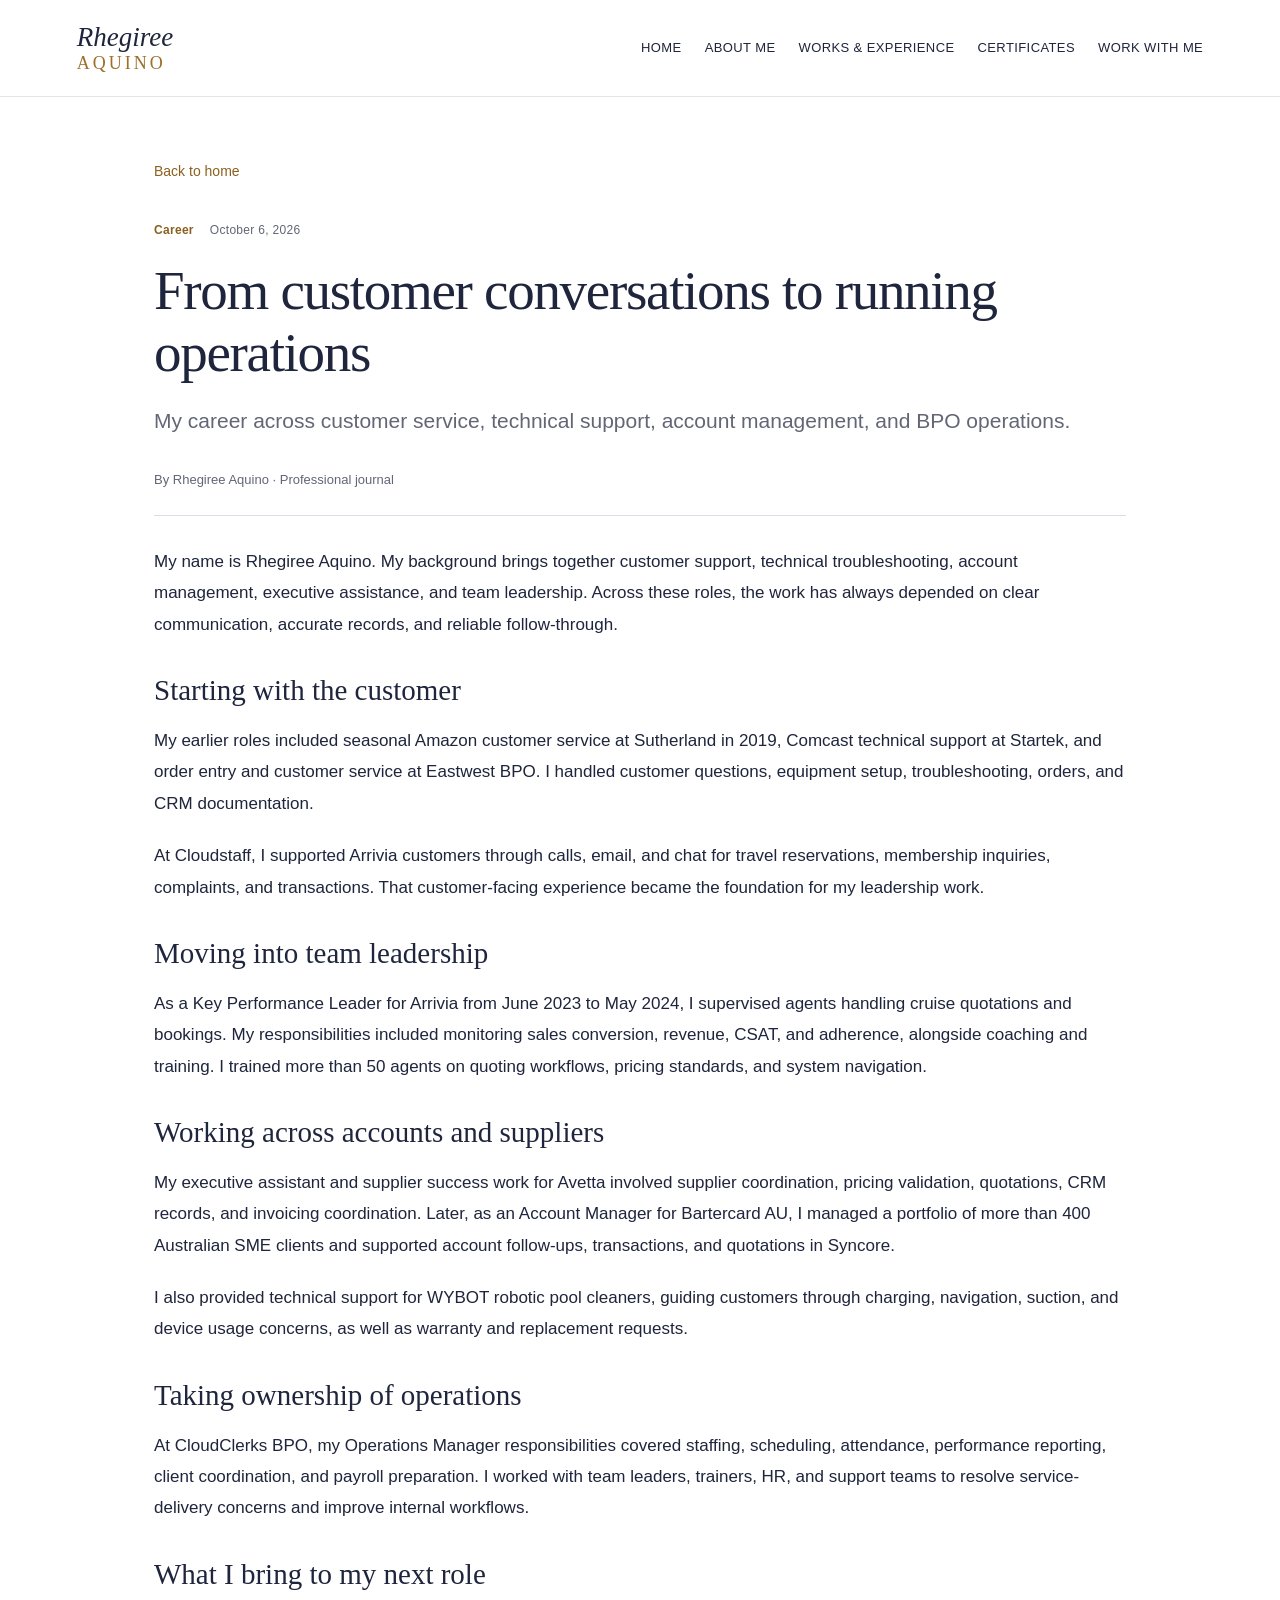
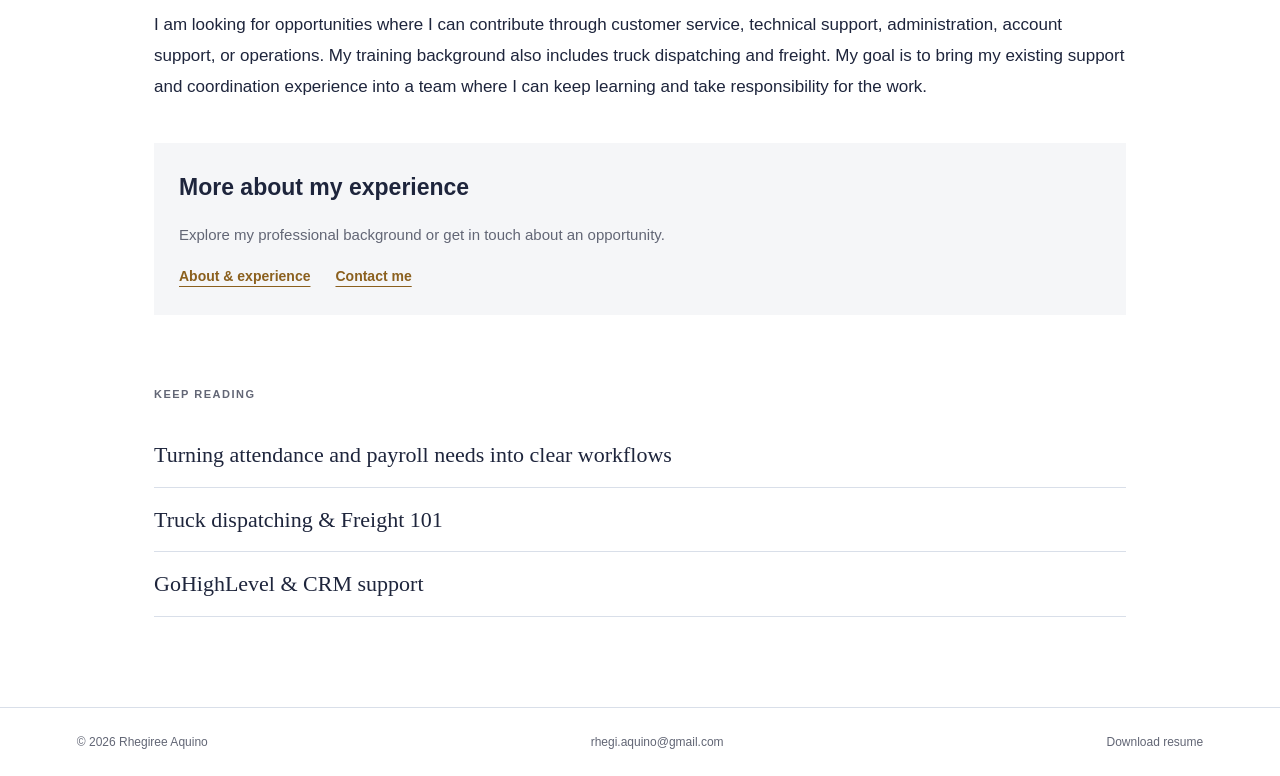
<file: career-story.html>
<!doctype html><html lang="en"><head><meta charset="utf-8"><meta name="viewport" content="width=device-width,initial-scale=1"><title>From customer conversations to running operations | Rhegiree Aquino</title><meta name="description" content="My career across customer service, technical support, account management, and BPO operations."><link rel="icon" href="data:image/svg+xml,%3Csvg xmlns='http://www.w3.org/2000/svg' viewBox='0 0 40 40'%3E%3Crect width='40' height='40' rx='5' fill='%231e45c8'/%3E%3Ctext x='7' y='28' font-family='Georgia' font-weight='bold' font-size='25' fill='white'%3ER.%3C/text%3E%3C/svg%3E"><link rel="stylesheet" href="blog.css"><link rel="stylesheet" href="portfolio.css"></head><body><a class="skip" href="#main">Skip to content</a><header class="portfolio-header"><a class="signature" href="index.html">Rhegiree <span>Aquino</span></a><nav aria-label="Main navigation"><a href="index.html">Home</a><a href="profile.html">About Me</a><a href="works.html">Works &amp; Experience</a><a href="index.html#certificates">Certificates</a><a href="contact.html">Work With Me</a></nav></header><main id="main" class="article-page"><a class="back" href="index.html">Back to home</a><div class="post-meta">Career<span>October 6, 2026</span></div><h1>From customer conversations to running operations</h1><p class="article-deck">My career across customer service, technical support, account management, and BPO operations.</p><div class="byline">By Rhegiree Aquino · Professional journal</div><article class="article-body"><p>My name is Rhegiree Aquino. My background brings together customer support, technical troubleshooting, account management, executive assistance, and team leadership. Across these roles, the work has always depended on clear communication, accurate records, and reliable follow-through.</p><h2>Starting with the customer</h2><p>My earlier roles included seasonal Amazon customer service at Sutherland in 2019, Comcast technical support at Startek, and order entry and customer service at Eastwest BPO. I handled customer questions, equipment setup, troubleshooting, orders, and CRM documentation.</p><p>At Cloudstaff, I supported Arrivia customers through calls, email, and chat for travel reservations, membership inquiries, complaints, and transactions. That customer-facing experience became the foundation for my leadership work.</p><h2>Moving into team leadership</h2><p>As a Key Performance Leader for Arrivia from June 2023 to May 2024, I supervised agents handling cruise quotations and bookings. My responsibilities included monitoring sales conversion, revenue, CSAT, and adherence, alongside coaching and training. I trained more than 50 agents on quoting workflows, pricing standards, and system navigation.</p><h2>Working across accounts and suppliers</h2><p>My executive assistant and supplier success work for Avetta involved supplier coordination, pricing validation, quotations, CRM records, and invoicing coordination. Later, as an Account Manager for Bartercard AU, I managed a portfolio of more than 400 Australian SME clients and supported account follow-ups, transactions, and quotations in Syncore.</p><p>I also provided technical support for WYBOT robotic pool cleaners, guiding customers through charging, navigation, suction, and device usage concerns, as well as warranty and replacement requests.</p><h2>Taking ownership of operations</h2><p>At CloudClerks BPO, my Operations Manager responsibilities covered staffing, scheduling, attendance, performance reporting, client coordination, and payroll preparation. I worked with team leaders, trainers, HR, and support teams to resolve service-delivery concerns and improve internal workflows.</p><h2>What I bring to my next role</h2><p>I am looking for opportunities where I can contribute through customer service, technical support, administration, account support, or operations. My training background also includes truck dispatching and freight. My goal is to bring my existing support and coordination experience into a team where I can keep learning and take responsibility for the work.</p></article><div class="article-end"><h2>More about my experience</h2><p>Explore my professional background or get in touch about an opportunity.</p><a class="read" href="profile.html">About &amp; experience</a><a class="read" href="mailto:rhegi.aquino@gmail.com">Contact me</a></div><section class="related"><p class="label">KEEP READING</p><a href="hris-workflows.html">Turning attendance and payroll needs into clear workflows</a><a href="dispatch-training.html">Truck dispatching &amp; Freight 101</a><a href="ghl-training.html">GoHighLevel &amp; CRM support</a></section></main><footer><span>© 2026 Rhegiree Aquino</span><a href="mailto:rhegi.aquino@gmail.com">rhegi.aquino@gmail.com</a><a href="Rhegiree-Aquino-Resume.pdf" download>Download resume</a></footer></body></html>
</file>
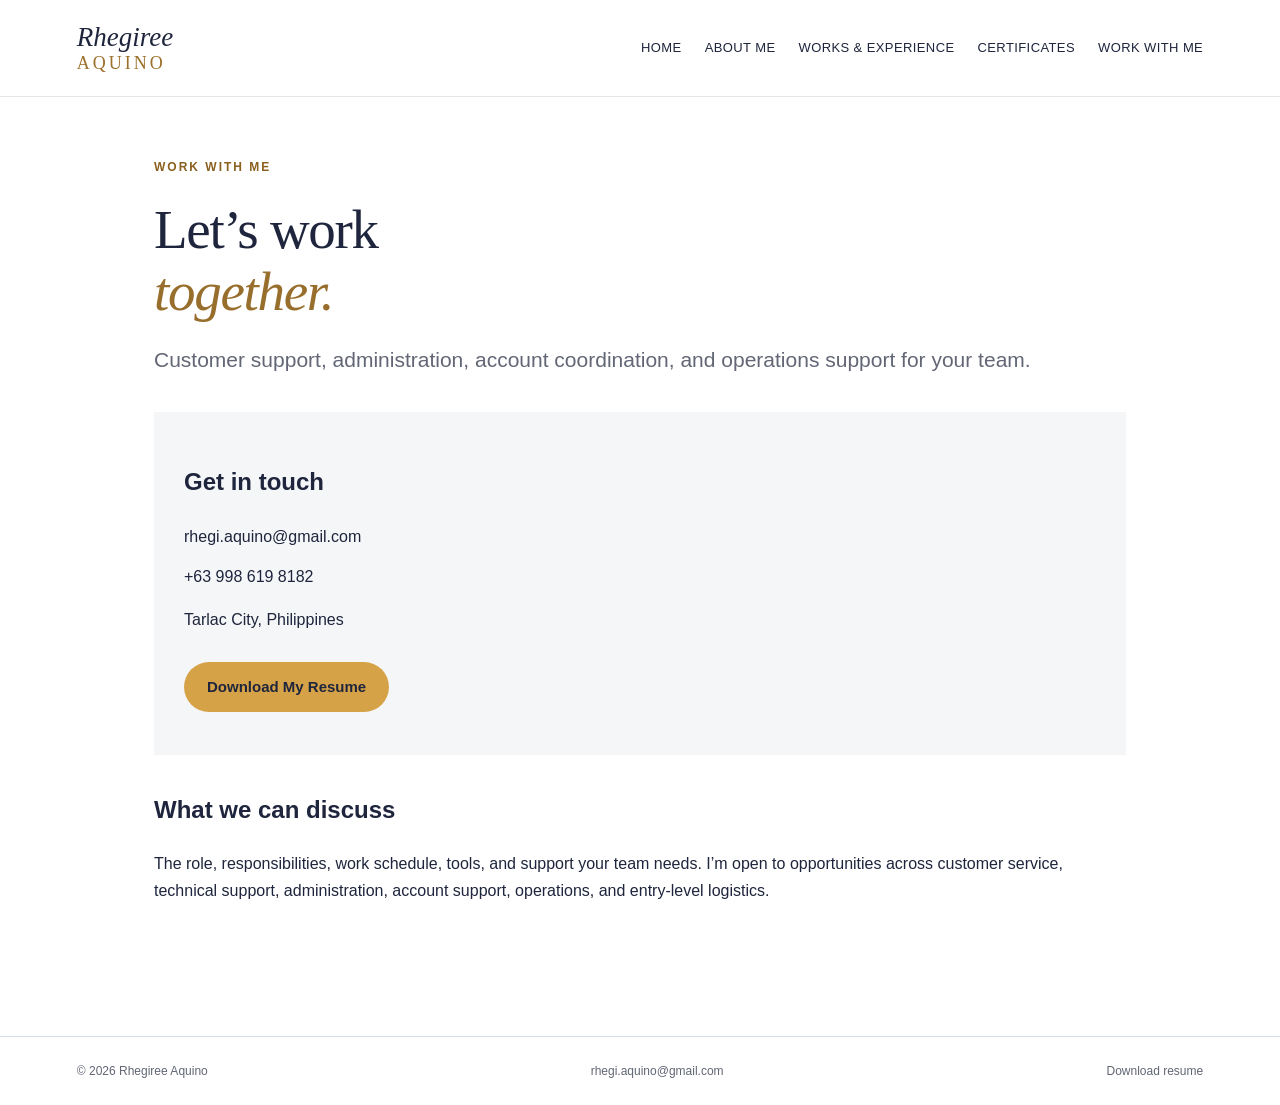
<file: contact.html>
<!doctype html><html lang="en"><head><meta charset="utf-8"><meta name="viewport" content="width=device-width,initial-scale=1"><title>Work With Me | Rhegiree Aquino</title><meta name="description" content="Rhegiree Aquino’s professional VA portfolio: customer support, administration, operations, project experience, training certificates and downloadable resume."><link rel="icon" href="data:image/svg+xml,%3Csvg xmlns='http://www.w3.org/2000/svg' viewBox='0 0 40 40'%3E%3Crect width='40' height='40' rx='5' fill='%231d253c'/%3E%3Ctext x='7' y='28' font-family='Georgia' font-size='25' fill='%23d3a044'%3ER.%3C/text%3E%3C/svg%3E"><link rel="stylesheet" href="blog.css"><link rel="stylesheet" href="portfolio.css"></head><body><a class="skip" href="#main">Skip to content</a><header class="portfolio-header"><a class="signature" href="index.html">Rhegiree <span>Aquino</span></a><nav aria-label="Main navigation"><a href="index.html">Home</a><a href="profile.html">About Me</a><a href="works.html">Works &amp; Experience</a><a href="index.html#certificates">Certificates</a><a href="contact.html">Work With Me</a></nav></header><main id="main" class="article-page contact-page"><p class="section-kicker">WORK WITH ME</p><h1>Let’s work<br><em>together.</em></h1><p class="article-deck">Customer support, administration, account coordination, and operations support for your team.</p><div class="contact-panel"><h2>Get in touch</h2><a href="mailto:rhegi.aquino@gmail.com">rhegi.aquino@gmail.com</a><a href="tel:+639986198182">+63 998 619 8182</a><p>Tarlac City, Philippines</p><a class="gold-button" href="Rhegiree-Aquino-Resume.pdf" download>Download My Resume</a></div><h2>What we can discuss</h2><p>The role, responsibilities, work schedule, tools, and support your team needs. I’m open to opportunities across customer service, technical support, administration, account support, operations, and entry-level logistics.</p></main><footer><span>© 2026 Rhegiree Aquino</span><a href="mailto:rhegi.aquino@gmail.com">rhegi.aquino@gmail.com</a><a href="Rhegiree-Aquino-Resume.pdf" download>Download resume</a></footer></body></html>
</file>
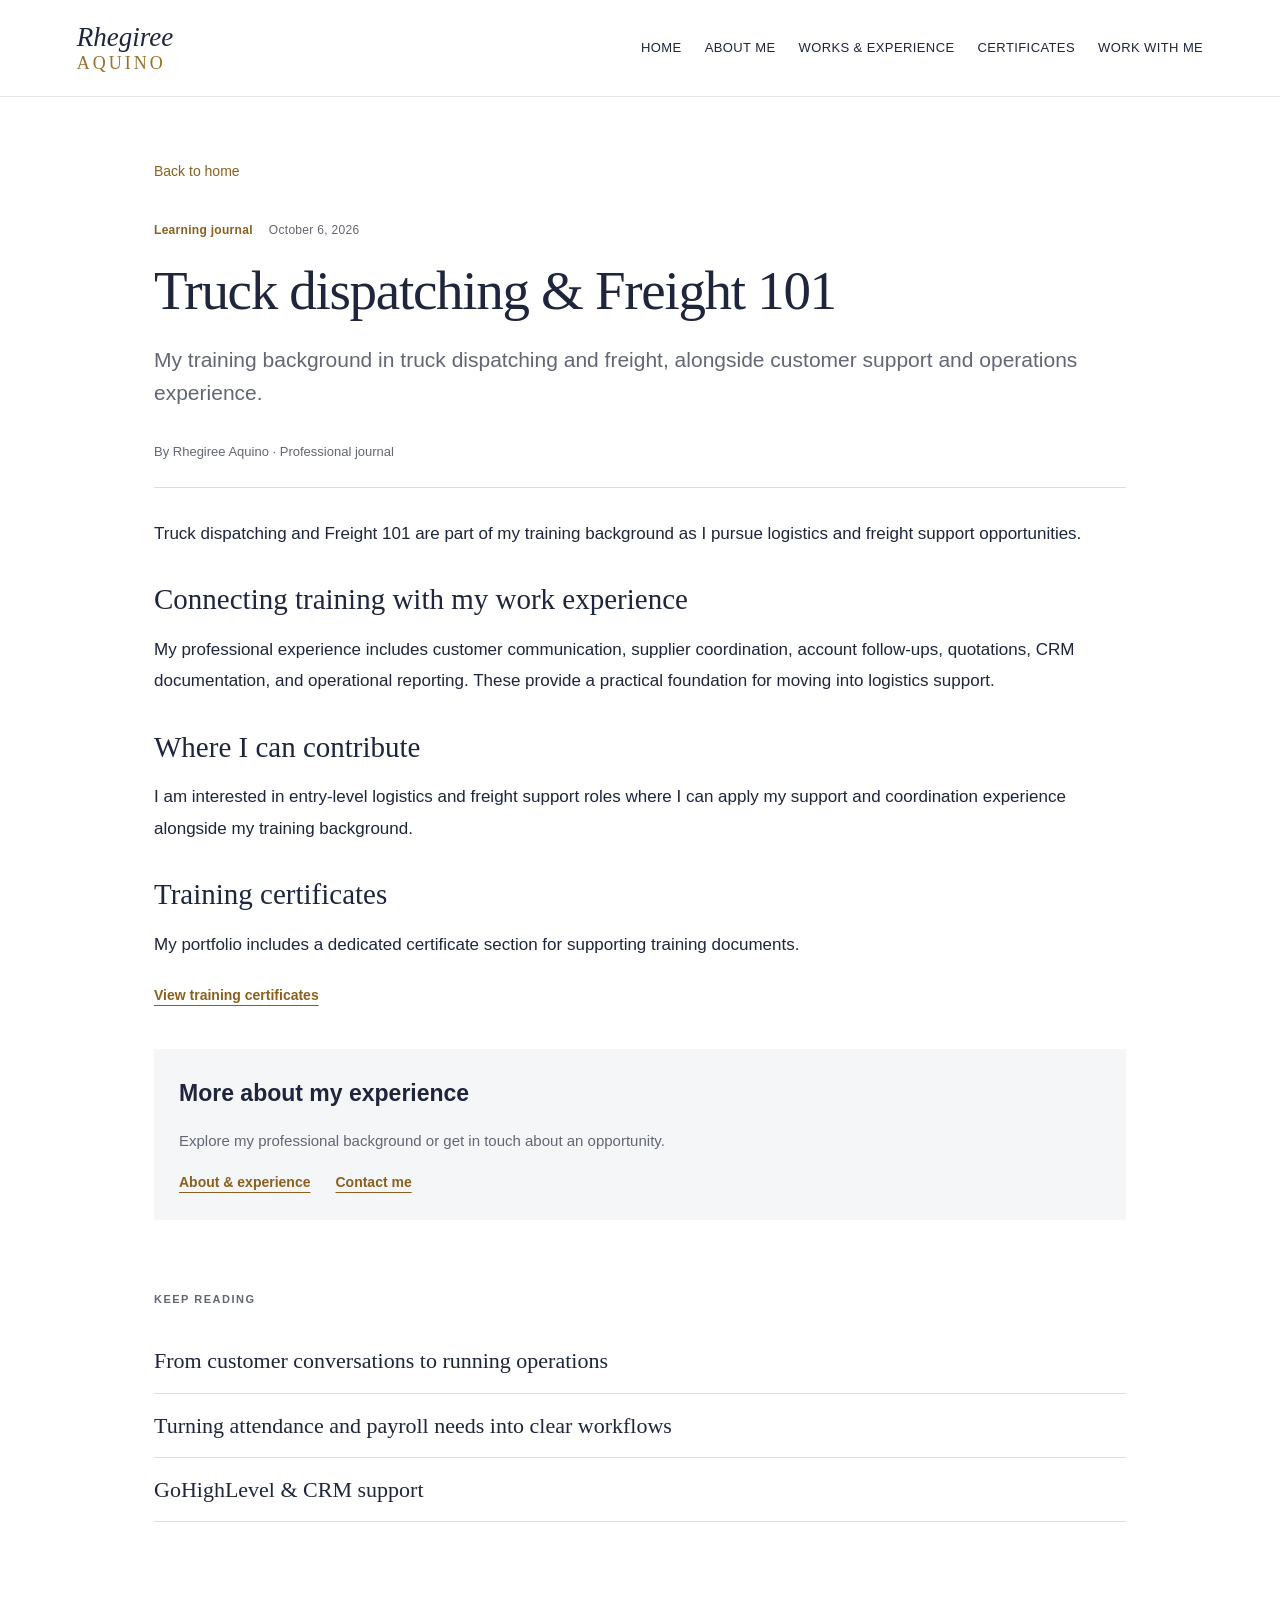
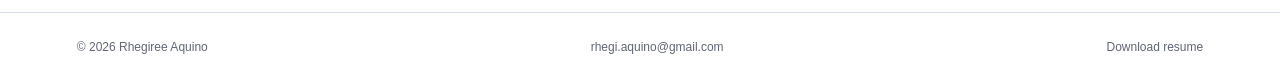
<file: dispatch-training.html>
<!doctype html><html lang="en"><head><meta charset="utf-8"><meta name="viewport" content="width=device-width,initial-scale=1"><title>Truck dispatching &amp; Freight 101 | Rhegiree Aquino</title><meta name="description" content="My training background in truck dispatching and freight, alongside customer support and operations experience."><link rel="icon" href="data:image/svg+xml,%3Csvg xmlns='http://www.w3.org/2000/svg' viewBox='0 0 40 40'%3E%3Crect width='40' height='40' rx='5' fill='%231e45c8'/%3E%3Ctext x='7' y='28' font-family='Georgia' font-weight='bold' font-size='25' fill='white'%3ER.%3C/text%3E%3C/svg%3E"><link rel="stylesheet" href="blog.css"><link rel="stylesheet" href="portfolio.css"></head><body><a class="skip" href="#main">Skip to content</a><header class="portfolio-header"><a class="signature" href="index.html">Rhegiree <span>Aquino</span></a><nav aria-label="Main navigation"><a href="index.html">Home</a><a href="profile.html">About Me</a><a href="works.html">Works &amp; Experience</a><a href="index.html#certificates">Certificates</a><a href="contact.html">Work With Me</a></nav></header><main id="main" class="article-page"><a class="back" href="index.html">Back to home</a><div class="post-meta">Learning journal<span>October 6, 2026</span></div><h1>Truck dispatching &amp; Freight 101</h1><p class="article-deck">My training background in truck dispatching and freight, alongside customer support and operations experience.</p><div class="byline">By Rhegiree Aquino · Professional journal</div><article class="article-body"><p>Truck dispatching and Freight 101 are part of my training background as I pursue logistics and freight support opportunities.</p><h2>Connecting training with my work experience</h2><p>My professional experience includes customer communication, supplier coordination, account follow-ups, quotations, CRM documentation, and operational reporting. These provide a practical foundation for moving into logistics support.</p><h2>Where I can contribute</h2><p>I am interested in entry-level logistics and freight support roles where I can apply my support and coordination experience alongside my training background.</p><h2>Training certificates</h2><p>My portfolio includes a dedicated certificate section for supporting training documents.</p></article><p><a class="read" href="index.html#certificates">View training certificates</a></p><div class="article-end"><h2>More about my experience</h2><p>Explore my professional background or get in touch about an opportunity.</p><a class="read" href="profile.html">About &amp; experience</a><a class="read" href="mailto:rhegi.aquino@gmail.com">Contact me</a></div><section class="related"><p class="label">KEEP READING</p><a href="career-story.html">From customer conversations to running operations</a><a href="hris-workflows.html">Turning attendance and payroll needs into clear workflows</a><a href="ghl-training.html">GoHighLevel &amp; CRM support</a></section></main><footer><span>© 2026 Rhegiree Aquino</span><a href="mailto:rhegi.aquino@gmail.com">rhegi.aquino@gmail.com</a><a href="Rhegiree-Aquino-Resume.pdf" download>Download resume</a></footer></body></html>
</file>
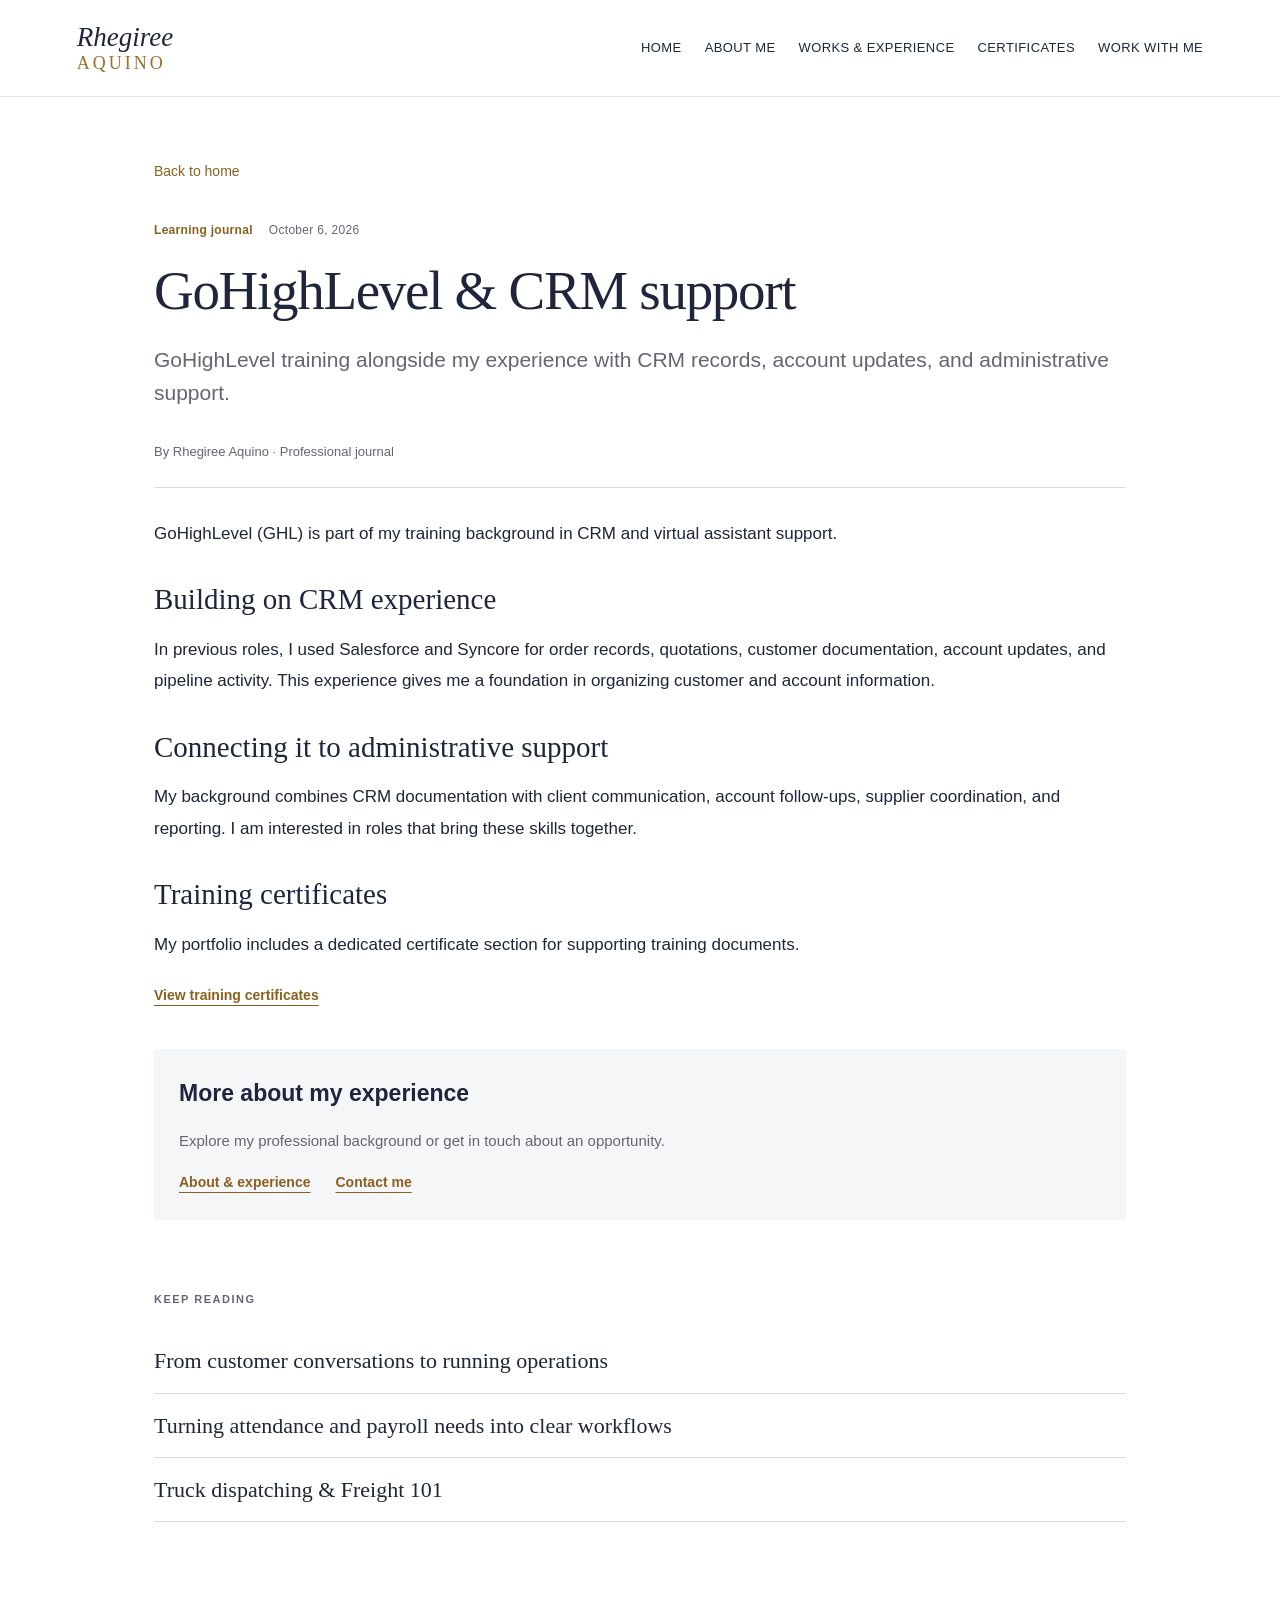
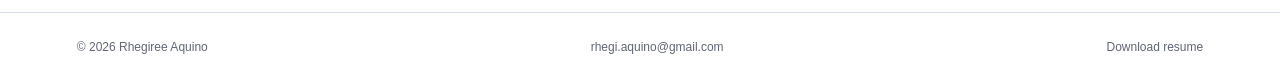
<file: ghl-training.html>
<!doctype html><html lang="en"><head><meta charset="utf-8"><meta name="viewport" content="width=device-width,initial-scale=1"><title>GoHighLevel &amp; CRM support | Rhegiree Aquino</title><meta name="description" content="GoHighLevel training alongside my experience with CRM records, account updates, and administrative support."><link rel="icon" href="data:image/svg+xml,%3Csvg xmlns='http://www.w3.org/2000/svg' viewBox='0 0 40 40'%3E%3Crect width='40' height='40' rx='5' fill='%231e45c8'/%3E%3Ctext x='7' y='28' font-family='Georgia' font-weight='bold' font-size='25' fill='white'%3ER.%3C/text%3E%3C/svg%3E"><link rel="stylesheet" href="blog.css"><link rel="stylesheet" href="portfolio.css"></head><body><a class="skip" href="#main">Skip to content</a><header class="portfolio-header"><a class="signature" href="index.html">Rhegiree <span>Aquino</span></a><nav aria-label="Main navigation"><a href="index.html">Home</a><a href="profile.html">About Me</a><a href="works.html">Works &amp; Experience</a><a href="index.html#certificates">Certificates</a><a href="contact.html">Work With Me</a></nav></header><main id="main" class="article-page"><a class="back" href="index.html">Back to home</a><div class="post-meta">Learning journal<span>October 6, 2026</span></div><h1>GoHighLevel &amp; CRM support</h1><p class="article-deck">GoHighLevel training alongside my experience with CRM records, account updates, and administrative support.</p><div class="byline">By Rhegiree Aquino · Professional journal</div><article class="article-body"><p>GoHighLevel (GHL) is part of my training background in CRM and virtual assistant support.</p><h2>Building on CRM experience</h2><p>In previous roles, I used Salesforce and Syncore for order records, quotations, customer documentation, account updates, and pipeline activity. This experience gives me a foundation in organizing customer and account information.</p><h2>Connecting it to administrative support</h2><p>My background combines CRM documentation with client communication, account follow-ups, supplier coordination, and reporting. I am interested in roles that bring these skills together.</p><h2>Training certificates</h2><p>My portfolio includes a dedicated certificate section for supporting training documents.</p></article><p><a class="read" href="index.html#certificates">View training certificates</a></p><div class="article-end"><h2>More about my experience</h2><p>Explore my professional background or get in touch about an opportunity.</p><a class="read" href="profile.html">About &amp; experience</a><a class="read" href="mailto:rhegi.aquino@gmail.com">Contact me</a></div><section class="related"><p class="label">KEEP READING</p><a href="career-story.html">From customer conversations to running operations</a><a href="hris-workflows.html">Turning attendance and payroll needs into clear workflows</a><a href="dispatch-training.html">Truck dispatching &amp; Freight 101</a></section></main><footer><span>© 2026 Rhegiree Aquino</span><a href="mailto:rhegi.aquino@gmail.com">rhegi.aquino@gmail.com</a><a href="Rhegiree-Aquino-Resume.pdf" download>Download resume</a></footer></body></html>
</file>
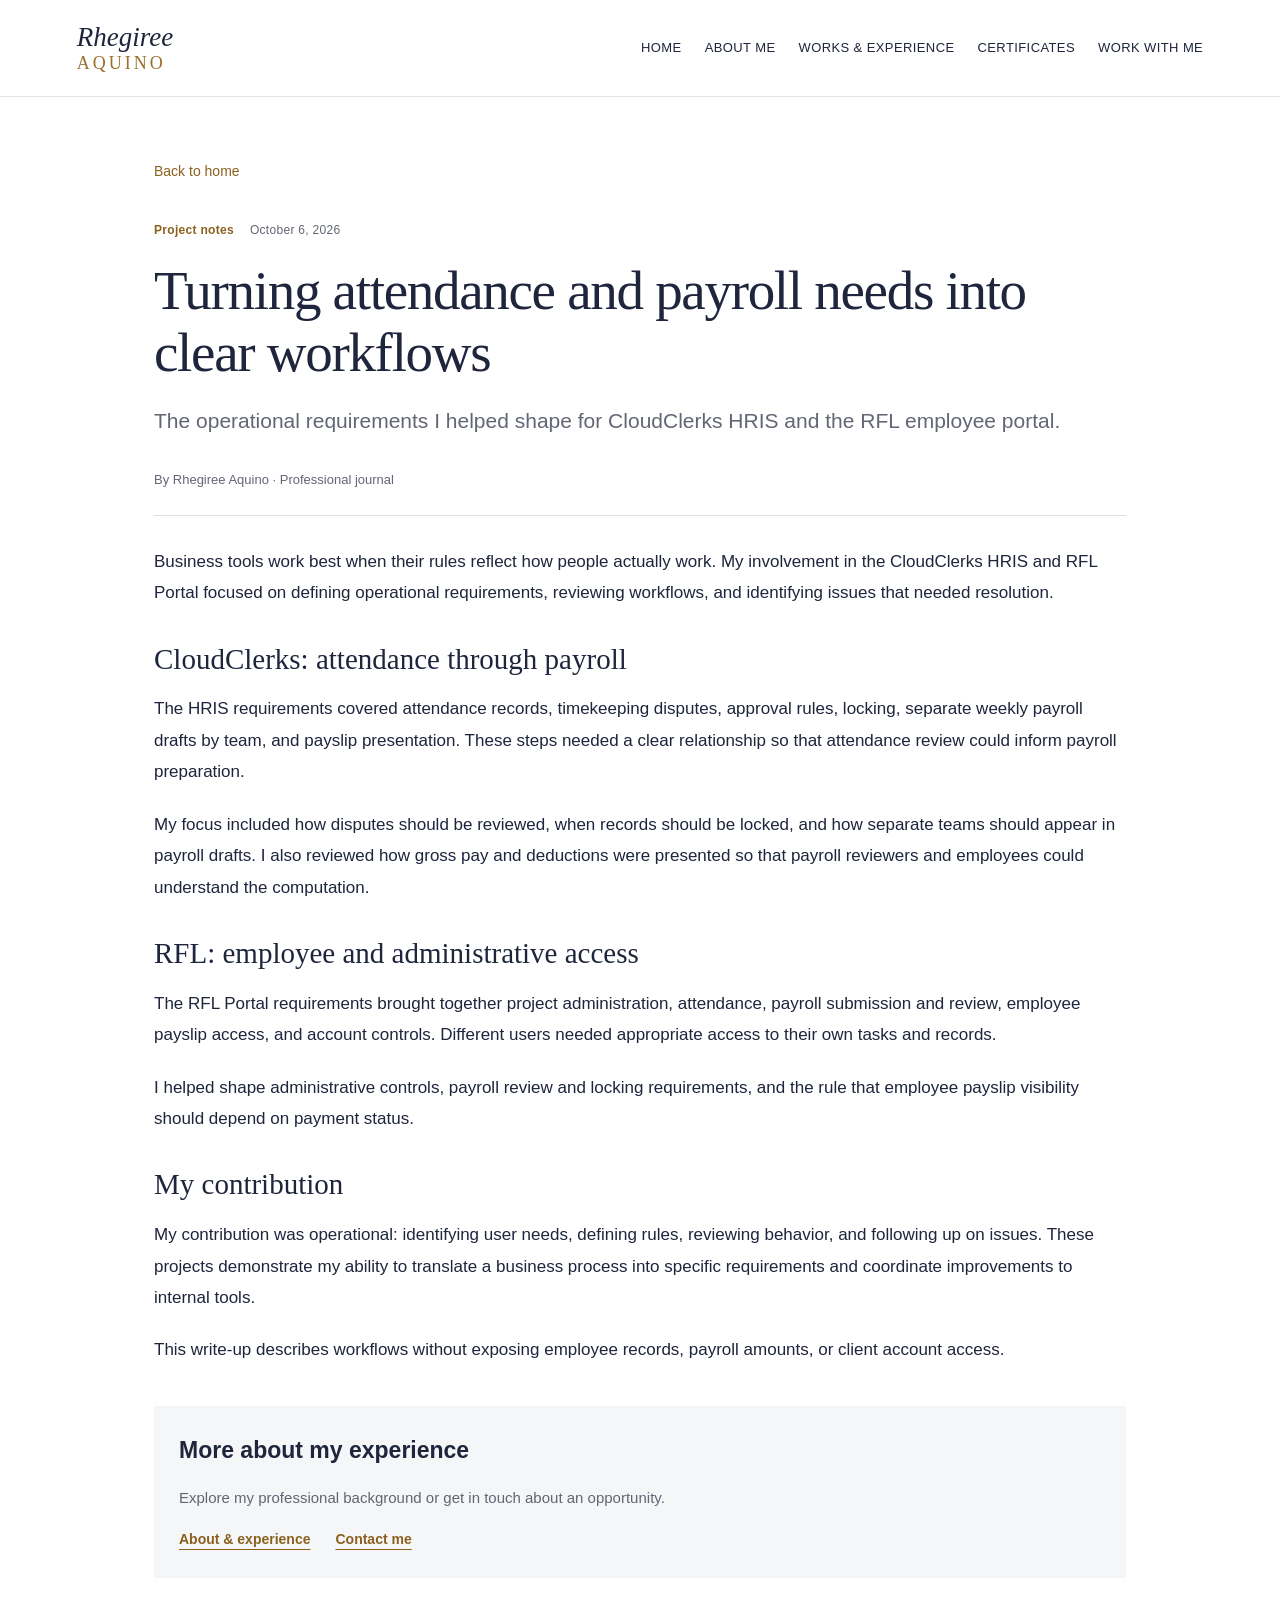
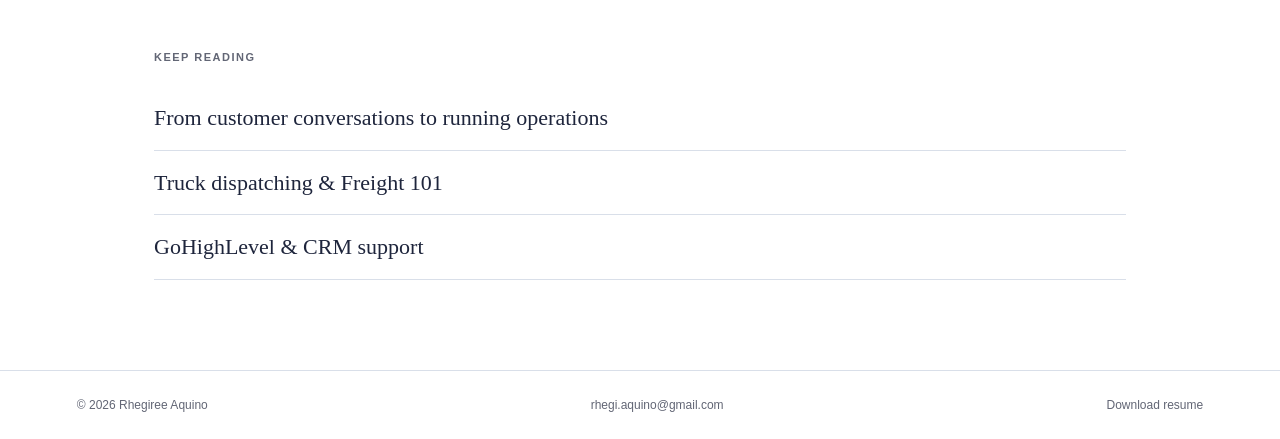
<file: hris-workflows.html>
<!doctype html><html lang="en"><head><meta charset="utf-8"><meta name="viewport" content="width=device-width,initial-scale=1"><title>Turning attendance and payroll needs into clear workflows | Rhegiree Aquino</title><meta name="description" content="The operational requirements I helped shape for CloudClerks HRIS and the RFL employee portal."><link rel="icon" href="data:image/svg+xml,%3Csvg xmlns='http://www.w3.org/2000/svg' viewBox='0 0 40 40'%3E%3Crect width='40' height='40' rx='5' fill='%231e45c8'/%3E%3Ctext x='7' y='28' font-family='Georgia' font-weight='bold' font-size='25' fill='white'%3ER.%3C/text%3E%3C/svg%3E"><link rel="stylesheet" href="blog.css"><link rel="stylesheet" href="portfolio.css"></head><body><a class="skip" href="#main">Skip to content</a><header class="portfolio-header"><a class="signature" href="index.html">Rhegiree <span>Aquino</span></a><nav aria-label="Main navigation"><a href="index.html">Home</a><a href="profile.html">About Me</a><a href="works.html">Works &amp; Experience</a><a href="index.html#certificates">Certificates</a><a href="contact.html">Work With Me</a></nav></header><main id="main" class="article-page"><a class="back" href="index.html">Back to home</a><div class="post-meta">Project notes<span>October 6, 2026</span></div><h1>Turning attendance and payroll needs into clear workflows</h1><p class="article-deck">The operational requirements I helped shape for CloudClerks HRIS and the RFL employee portal.</p><div class="byline">By Rhegiree Aquino · Professional journal</div><article class="article-body"><p>Business tools work best when their rules reflect how people actually work. My involvement in the CloudClerks HRIS and RFL Portal focused on defining operational requirements, reviewing workflows, and identifying issues that needed resolution.</p><h2>CloudClerks: attendance through payroll</h2><p>The HRIS requirements covered attendance records, timekeeping disputes, approval rules, locking, separate weekly payroll drafts by team, and payslip presentation. These steps needed a clear relationship so that attendance review could inform payroll preparation.</p><p>My focus included how disputes should be reviewed, when records should be locked, and how separate teams should appear in payroll drafts. I also reviewed how gross pay and deductions were presented so that payroll reviewers and employees could understand the computation.</p><h2>RFL: employee and administrative access</h2><p>The RFL Portal requirements brought together project administration, attendance, payroll submission and review, employee payslip access, and account controls. Different users needed appropriate access to their own tasks and records.</p><p>I helped shape administrative controls, payroll review and locking requirements, and the rule that employee payslip visibility should depend on payment status.</p><h2>My contribution</h2><p>My contribution was operational: identifying user needs, defining rules, reviewing behavior, and following up on issues. These projects demonstrate my ability to translate a business process into specific requirements and coordinate improvements to internal tools.</p><p>This write-up describes workflows without exposing employee records, payroll amounts, or client account access.</p></article><div class="article-end"><h2>More about my experience</h2><p>Explore my professional background or get in touch about an opportunity.</p><a class="read" href="profile.html">About &amp; experience</a><a class="read" href="mailto:rhegi.aquino@gmail.com">Contact me</a></div><section class="related"><p class="label">KEEP READING</p><a href="career-story.html">From customer conversations to running operations</a><a href="dispatch-training.html">Truck dispatching &amp; Freight 101</a><a href="ghl-training.html">GoHighLevel &amp; CRM support</a></section></main><footer><span>© 2026 Rhegiree Aquino</span><a href="mailto:rhegi.aquino@gmail.com">rhegi.aquino@gmail.com</a><a href="Rhegiree-Aquino-Resume.pdf" download>Download resume</a></footer></body></html>
</file>
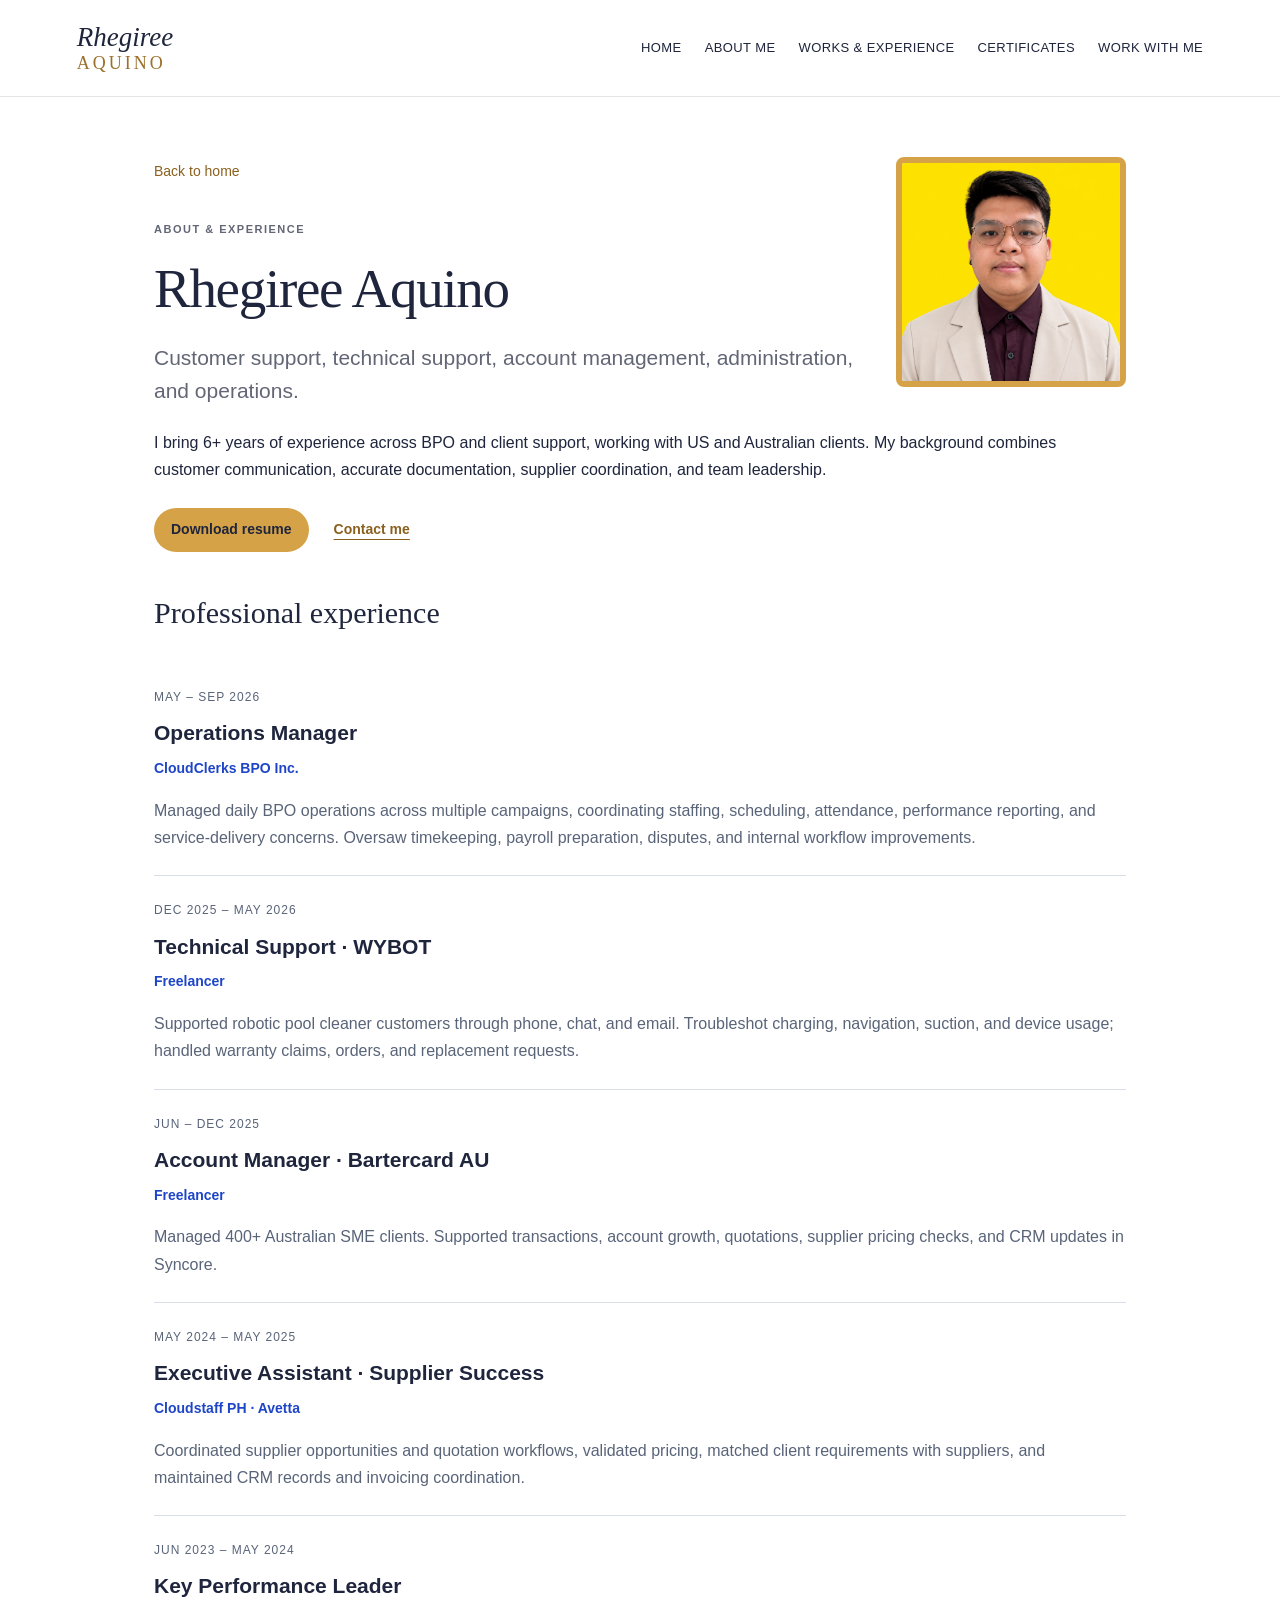
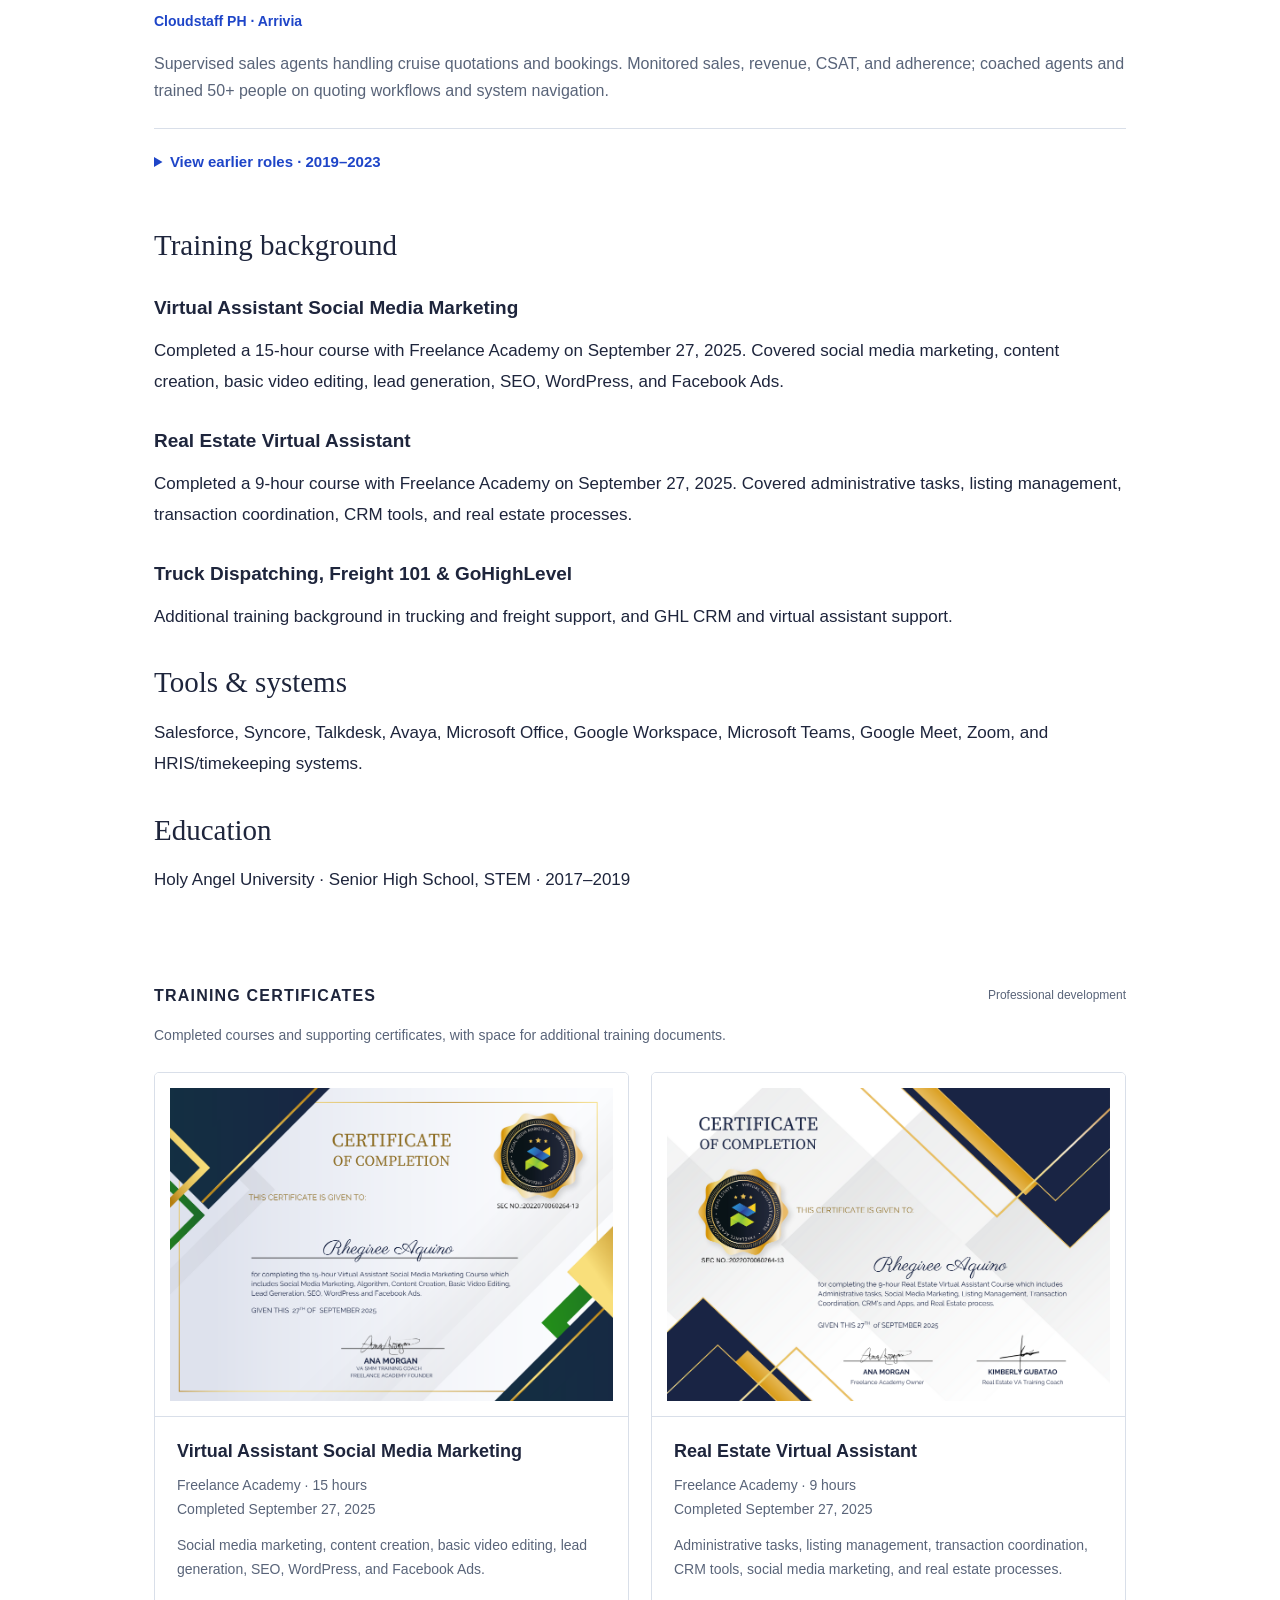
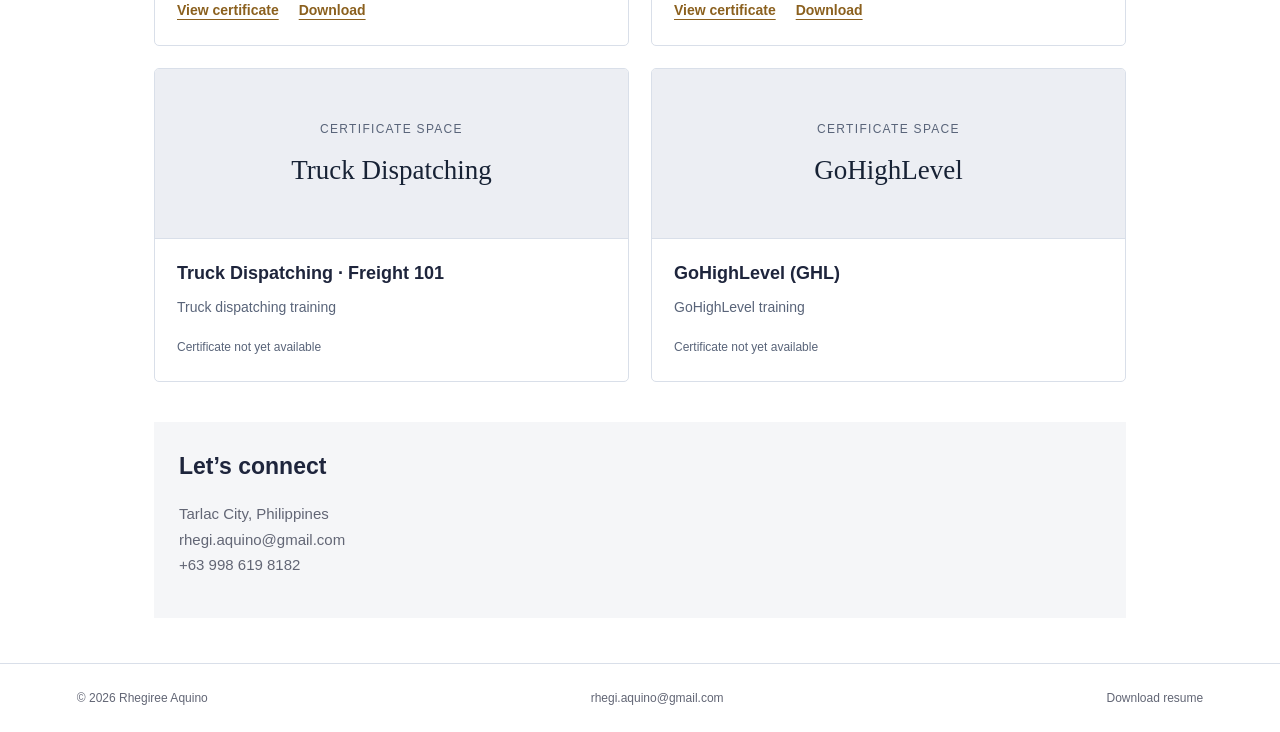
<file: profile.html>
<!doctype html><html lang="en"><head><meta charset="utf-8"><meta name="viewport" content="width=device-width,initial-scale=1"><title>About and Experience | Rhegiree Aquino</title><meta name="description" content="A personal career blog and portfolio by Rhegiree Aquino, covering customer support, operations, project workflows and professional training."><link rel="icon" href="data:image/svg+xml,%3Csvg xmlns='http://www.w3.org/2000/svg' viewBox='0 0 40 40'%3E%3Crect width='40' height='40' rx='5' fill='%231e45c8'/%3E%3Ctext x='7' y='28' font-family='Georgia' font-weight='bold' font-size='25' fill='white'%3ER.%3C/text%3E%3C/svg%3E"><link rel="stylesheet" href="blog.css"><link rel="stylesheet" href="portfolio.css"></head><body><a class="skip" href="#main">Skip to content</a><header class="portfolio-header"><a class="signature" href="index.html">Rhegiree <span>Aquino</span></a><nav aria-label="Main navigation"><a href="index.html">Home</a><a href="profile.html">About Me</a><a href="works.html">Works &amp; Experience</a><a href="index.html#certificates">Certificates</a><a href="contact.html">Work With Me</a></nav></header><main id="main" class="article-page"><a class="back" href="index.html">Back to home</a><img class="about-portrait" src="rhegiree-aquino.png" alt="Rhegiree Aquino" width="1254" height="1254"><p class="label">ABOUT &amp; EXPERIENCE</p><h1>Rhegiree Aquino</h1><p class="article-deck">Customer support, technical support, account management, administration, and operations.</p><p>I bring 6+ years of experience across BPO and client support, working with US and Australian clients. My background combines customer communication, accurate documentation, supplier coordination, and team leadership.</p><div class="profile-actions"><a class="resume" href="Rhegiree-Aquino-Resume.pdf" download>Download resume</a><a class="read" href="mailto:rhegi.aquino@gmail.com">Contact me</a></div><section id="experience" class="blog-experience"><h2>Professional experience</h2>
<article><div class="when">MAY – SEP 2026</div><div><h3>Operations Manager</h3><p class="company">CloudClerks BPO Inc.</p><p>Managed daily BPO operations across multiple campaigns, coordinating staffing, scheduling, attendance, performance reporting, and service-delivery concerns. Oversaw timekeeping, payroll preparation, disputes, and internal workflow improvements.</p></div></article>
<article><div class="when">DEC 2025 – MAY 2026</div><div><h3>Technical Support · WYBOT</h3><p class="company">Freelancer</p><p>Supported robotic pool cleaner customers through phone, chat, and email. Troubleshot charging, navigation, suction, and device usage; handled warranty claims, orders, and replacement requests.</p></div></article>
<article><div class="when">JUN – DEC 2025</div><div><h3>Account Manager · Bartercard AU</h3><p class="company">Freelancer</p><p>Managed 400+ Australian SME clients. Supported transactions, account growth, quotations, supplier pricing checks, and CRM updates in Syncore.</p></div></article>
<article><div class="when">MAY 2024 – MAY 2025</div><div><h3>Executive Assistant · Supplier Success</h3><p class="company">Cloudstaff PH · Avetta</p><p>Coordinated supplier opportunities and quotation workflows, validated pricing, matched client requirements with suppliers, and maintained CRM records and invoicing coordination.</p></div></article>
<article><div class="when">JUN 2023 – MAY 2024</div><div><h3>Key Performance Leader</h3><p class="company">Cloudstaff PH · Arrivia</p><p>Supervised sales agents handling cruise quotations and bookings. Monitored sales, revenue, CSAT, and adherence; coached agents and trained 50+ people on quoting workflows and system navigation.</p></div></article>
<details><summary>View earlier roles · 2019–2023</summary><article><div class="when">AUG 2021 – MAY 2023</div><div><h3>Customer Service Representative</h3><p class="company">Cloudstaff PH · Arrivia</p><p>Handled travel reservations, membership inquiries, complaints, transactions, and CRM documentation through calls, email, and chat.</p></div></article><article><div class="when">NOV 2020 – AUG 2021</div><div><h3>Order Entry Specialist / Customer Service</h3><p class="company">Eastwest BPO Inc.</p><p>Processed orders and quotations in Salesforce, verified product details and pricing, and maintained accurate customer records.</p></div></article><article><div class="when">OCT 2019 – APR 2020</div><div><h3>Technical Support · Comcast</h3><p class="company">Startek Philippines</p><p>Guided customers through equipment installation, connectivity troubleshooting, device compatibility, and application support.</p></div></article><article><div class="when">FEB – AUG 2019</div><div><h3>Customer Service · Amazon (Seasonal)</h3><p class="company">Sutherland</p><p>Assisted customers through chat, phone, and email with product, service, and technical concerns.</p></div></article></details></section><section class="article-body"><h2>Training background</h2><h3>Virtual Assistant Social Media Marketing</h3><p>Completed a 15-hour course with Freelance Academy on September 27, 2025. Covered social media marketing, content creation, basic video editing, lead generation, SEO, WordPress, and Facebook Ads.</p><h3>Real Estate Virtual Assistant</h3><p>Completed a 9-hour course with Freelance Academy on September 27, 2025. Covered administrative tasks, listing management, transaction coordination, CRM tools, and real estate processes.</p><h3>Truck Dispatching, Freight 101 &amp; GoHighLevel</h3><p>Additional training background in trucking and freight support, and GHL CRM and virtual assistant support.</p><h2>Tools &amp; systems</h2><p>Salesforce, Syncore, Talkdesk, Avaya, Microsoft Office, Google Workspace, Microsoft Teams, Google Meet, Zoom, and HRIS/timekeeping systems.</p><h2>Education</h2><p>Holy Angel University · Senior High School, STEM · 2017–2019</p></section><section id="certificates" class="certificates"><div class="section-label"><h2>Training certificates</h2><span>Professional development</span></div><p class="cert-intro">Completed courses and supporting certificates, with space for additional training documents.</p><div class="certificate-grid"><article class="certificate-card"><a class="certificate-image" href="social-media-marketing.png" target="_blank" rel="noopener" aria-label="View Virtual Assistant Social Media Marketing certificate"><img src="social-media-marketing.png" alt="Certificate of completion awarded to Rhegiree Aquino for Virtual Assistant Social Media Marketing, dated September 27, 2025" loading="lazy" width="1888" height="1334"></a><div class="certificate-info"><h3>Virtual Assistant Social Media Marketing</h3><p>Freelance Academy · 15 hours<br>Completed September 27, 2025</p><p>Social media marketing, content creation, basic video editing, lead generation, SEO, WordPress, and Facebook Ads.</p><div class="certificate-actions"><a href="social-media-marketing.png" target="_blank" rel="noopener">View certificate</a><a href="social-media-marketing.png" download>Download</a></div></div></article><article class="certificate-card"><a class="certificate-image" href="real-estate-va.png" target="_blank" rel="noopener" aria-label="View Real Estate Virtual Assistant certificate"><img src="real-estate-va.png" alt="Certificate of completion awarded to Rhegiree Aquino for Real Estate Virtual Assistant, dated September 27, 2025" loading="lazy" width="1888" height="1334"></a><div class="certificate-info"><h3>Real Estate Virtual Assistant</h3><p>Freelance Academy · 9 hours<br>Completed September 27, 2025</p><p>Administrative tasks, listing management, transaction coordination, CRM tools, social media marketing, and real estate processes.</p><div class="certificate-actions"><a href="real-estate-va.png" target="_blank" rel="noopener">View certificate</a><a href="real-estate-va.png" download>Download</a></div></div></article><article class="certificate-card"><div class="certificate-preview"><span>Certificate space</span><p>Truck Dispatching</p></div><div class="certificate-info"><h3>Truck Dispatching · Freight 101</h3><p>Truck dispatching training</p><span>Certificate not yet available</span></div></article><article class="certificate-card"><div class="certificate-preview"><span>Certificate space</span><p>GoHighLevel</p></div><div class="certificate-info"><h3>GoHighLevel (GHL)</h3><p>GoHighLevel training</p><span>Certificate not yet available</span></div></article></div></section><div class="article-end"><h2>Let’s connect</h2><p>Tarlac City, Philippines<br><a href="mailto:rhegi.aquino@gmail.com">rhegi.aquino@gmail.com</a><br><a href="tel:+639986198182">+63 998 619 8182</a></p></div></main><footer><span>© 2026 Rhegiree Aquino</span><a href="mailto:rhegi.aquino@gmail.com">rhegi.aquino@gmail.com</a><a href="Rhegiree-Aquino-Resume.pdf" download>Download resume</a></footer></body></html>
</file>
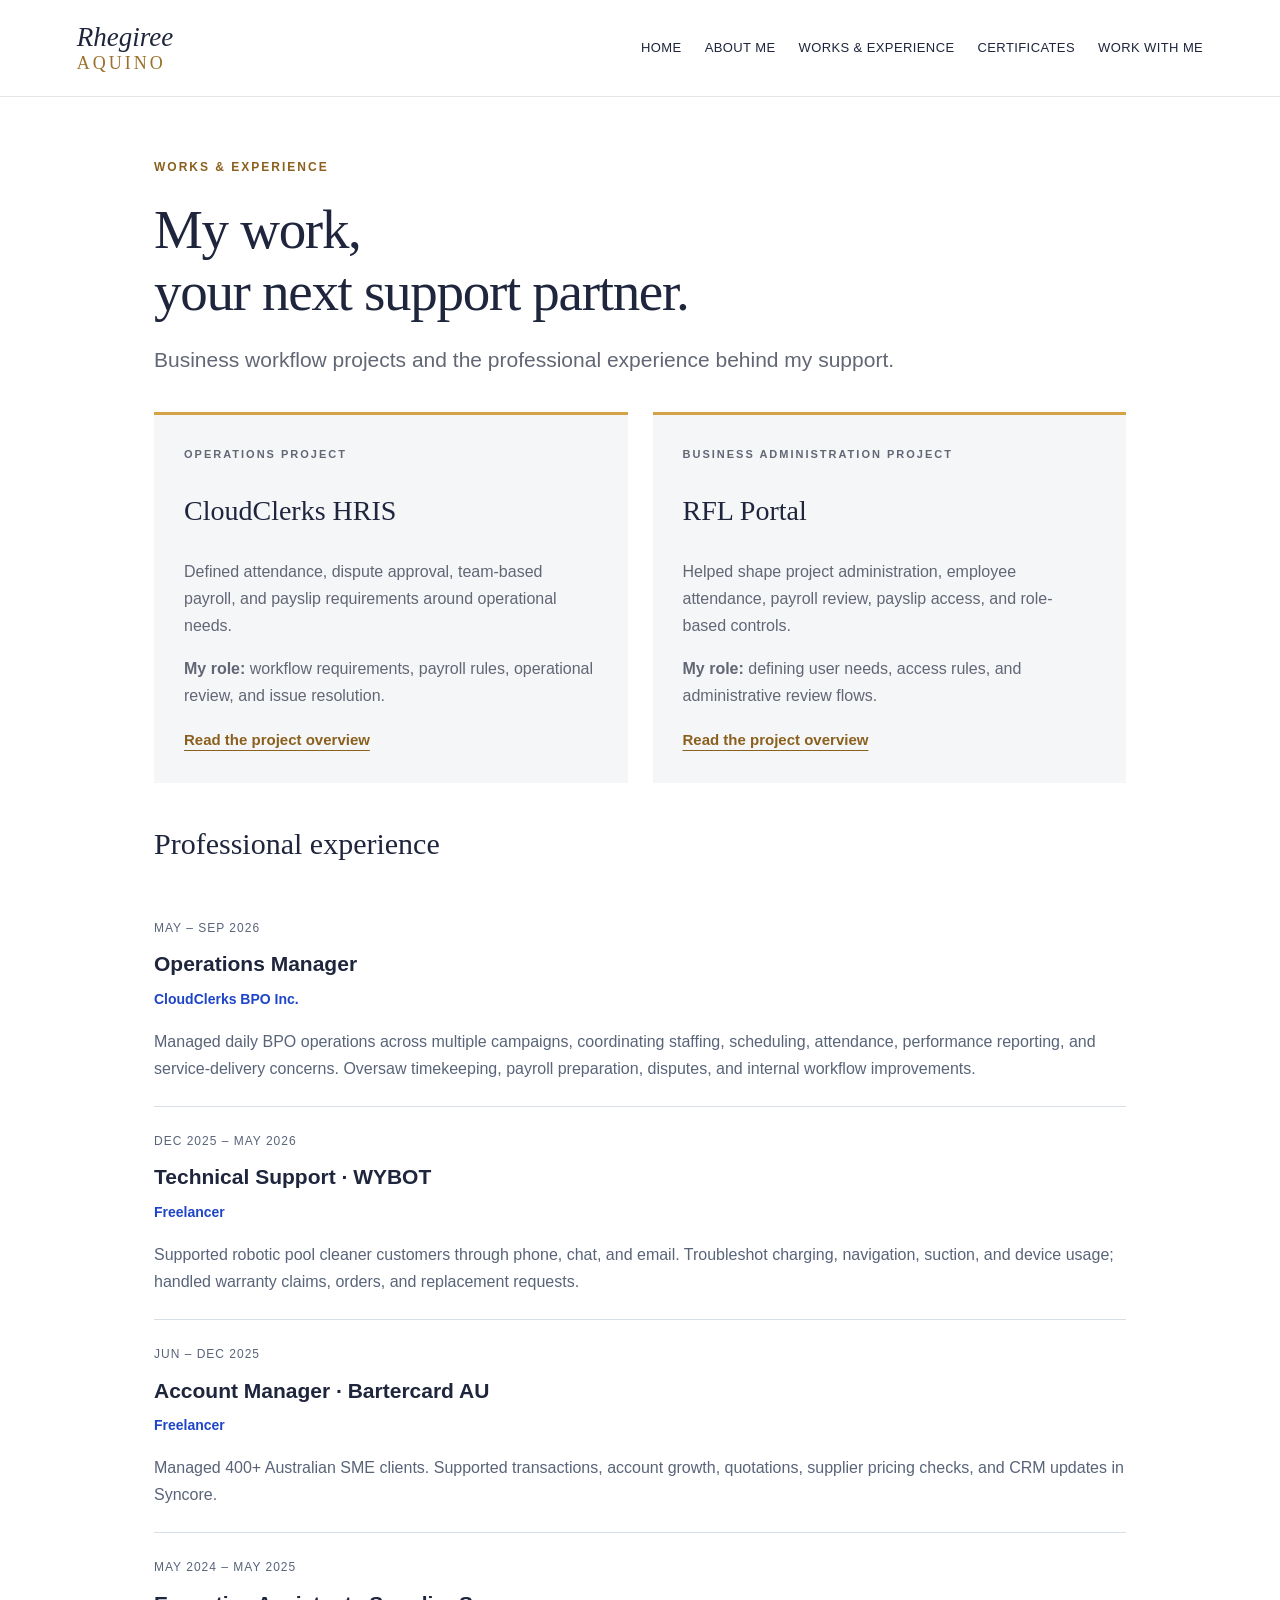
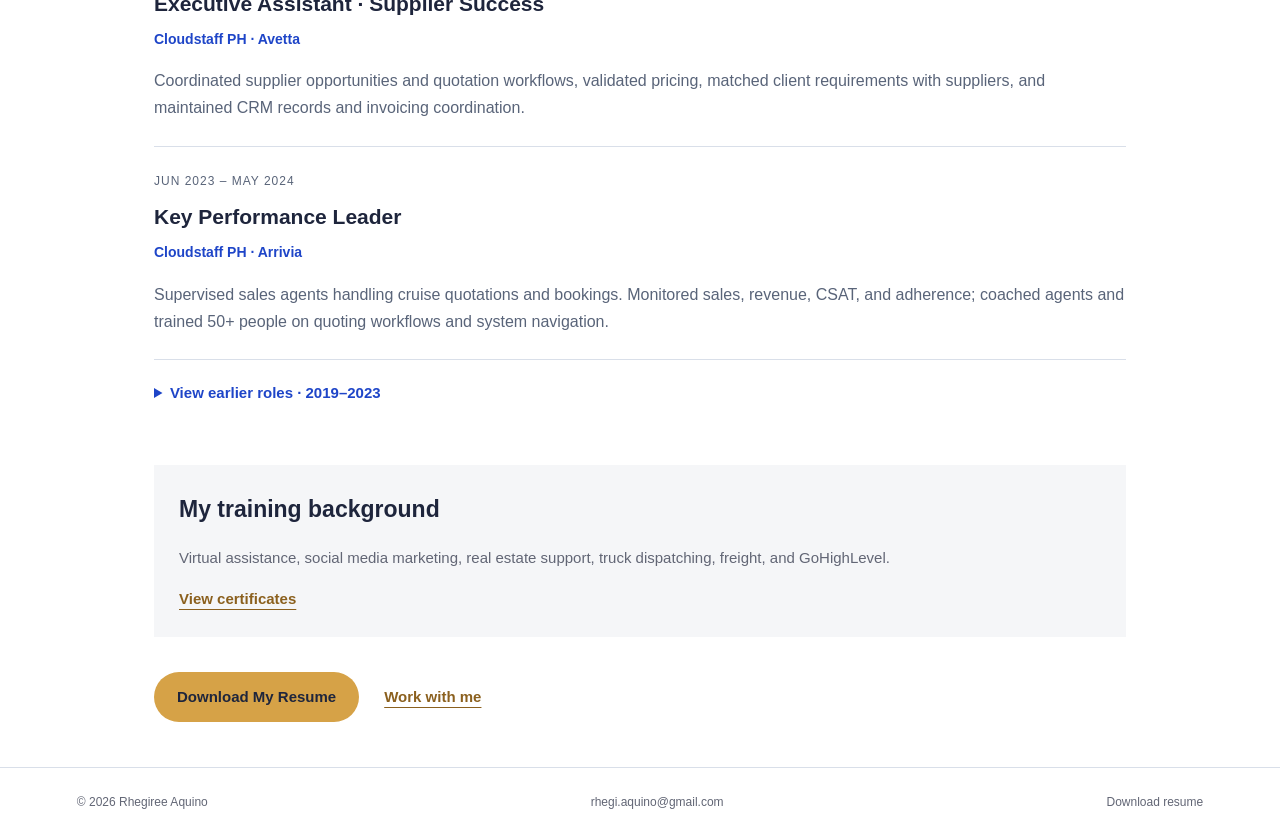
<file: works.html>
<!doctype html><html lang="en"><head><meta charset="utf-8"><meta name="viewport" content="width=device-width,initial-scale=1"><title>Works and Experience | Rhegiree Aquino</title><meta name="description" content="Rhegiree Aquino’s professional VA portfolio: customer support, administration, operations, project experience, training certificates and downloadable resume."><link rel="icon" href="data:image/svg+xml,%3Csvg xmlns='http://www.w3.org/2000/svg' viewBox='0 0 40 40'%3E%3Crect width='40' height='40' rx='5' fill='%231d253c'/%3E%3Ctext x='7' y='28' font-family='Georgia' font-size='25' fill='%23d3a044'%3ER.%3C/text%3E%3C/svg%3E"><link rel="stylesheet" href="blog.css"><link rel="stylesheet" href="portfolio.css"></head><body><a class="skip" href="#main">Skip to content</a><header class="portfolio-header"><a class="signature" href="index.html">Rhegiree <span>Aquino</span></a><nav aria-label="Main navigation"><a href="index.html">Home</a><a href="profile.html">About Me</a><a href="works.html">Works &amp; Experience</a><a href="index.html#certificates">Certificates</a><a href="contact.html">Work With Me</a></nav></header><main id="main" class="article-page"><p class="section-kicker">WORKS &amp; EXPERIENCE</p><h1>My work,<br>your next support partner.</h1><p class="article-deck">Business workflow projects and the professional experience behind my support.</p><div class="project-grid"><article class="project"><p class="section-kicker">OPERATIONS PROJECT</p><h2>CloudClerks HRIS</h2><p>Defined attendance, dispute approval, team-based payroll, and payslip requirements around operational needs.</p><p><strong>My role:</strong> workflow requirements, payroll rules, operational review, and issue resolution.</p><a class="text-link" href="hris-workflows.html">Read the project overview</a></article><article class="project"><p class="section-kicker">BUSINESS ADMINISTRATION PROJECT</p><h2>RFL Portal</h2><p>Helped shape project administration, employee attendance, payroll review, payslip access, and role-based controls.</p><p><strong>My role:</strong> defining user needs, access rules, and administrative review flows.</p><a class="text-link" href="hris-workflows.html">Read the project overview</a></article></div><section class="blog-experience"><h2>Professional experience</h2>
<article><div class="when">MAY – SEP 2026</div><div><h3>Operations Manager</h3><p class="company">CloudClerks BPO Inc.</p><p>Managed daily BPO operations across multiple campaigns, coordinating staffing, scheduling, attendance, performance reporting, and service-delivery concerns. Oversaw timekeeping, payroll preparation, disputes, and internal workflow improvements.</p></div></article>
<article><div class="when">DEC 2025 – MAY 2026</div><div><h3>Technical Support · WYBOT</h3><p class="company">Freelancer</p><p>Supported robotic pool cleaner customers through phone, chat, and email. Troubleshot charging, navigation, suction, and device usage; handled warranty claims, orders, and replacement requests.</p></div></article>
<article><div class="when">JUN – DEC 2025</div><div><h3>Account Manager · Bartercard AU</h3><p class="company">Freelancer</p><p>Managed 400+ Australian SME clients. Supported transactions, account growth, quotations, supplier pricing checks, and CRM updates in Syncore.</p></div></article>
<article><div class="when">MAY 2024 – MAY 2025</div><div><h3>Executive Assistant · Supplier Success</h3><p class="company">Cloudstaff PH · Avetta</p><p>Coordinated supplier opportunities and quotation workflows, validated pricing, matched client requirements with suppliers, and maintained CRM records and invoicing coordination.</p></div></article>
<article><div class="when">JUN 2023 – MAY 2024</div><div><h3>Key Performance Leader</h3><p class="company">Cloudstaff PH · Arrivia</p><p>Supervised sales agents handling cruise quotations and bookings. Monitored sales, revenue, CSAT, and adherence; coached agents and trained 50+ people on quoting workflows and system navigation.</p></div></article>
<details><summary>View earlier roles · 2019–2023</summary><article><div class="when">AUG 2021 – MAY 2023</div><div><h3>Customer Service Representative</h3><p class="company">Cloudstaff PH · Arrivia</p><p>Handled travel reservations, membership inquiries, complaints, transactions, and CRM documentation through calls, email, and chat.</p></div></article><article><div class="when">NOV 2020 – AUG 2021</div><div><h3>Order Entry Specialist / Customer Service</h3><p class="company">Eastwest BPO Inc.</p><p>Processed orders and quotations in Salesforce, verified product details and pricing, and maintained accurate customer records.</p></div></article><article><div class="when">OCT 2019 – APR 2020</div><div><h3>Technical Support · Comcast</h3><p class="company">Startek Philippines</p><p>Guided customers through equipment installation, connectivity troubleshooting, device compatibility, and application support.</p></div></article><article><div class="when">FEB – AUG 2019</div><div><h3>Customer Service · Amazon (Seasonal)</h3><p class="company">Sutherland</p><p>Assisted customers through chat, phone, and email with product, service, and technical concerns.</p></div></article></details></section><section class="article-end"><h2>My training background</h2><p>Virtual assistance, social media marketing, real estate support, truck dispatching, freight, and GoHighLevel.</p><a class="text-link" href="index.html#certificates">View certificates</a></section><div class="profile-actions"><a class="gold-button" href="Rhegiree-Aquino-Resume.pdf" download>Download My Resume</a><a class="text-link" href="contact.html">Work with me</a></div></main><footer><span>© 2026 Rhegiree Aquino</span><a href="mailto:rhegi.aquino@gmail.com">rhegi.aquino@gmail.com</a><a href="Rhegiree-Aquino-Resume.pdf" download>Download resume</a></footer></body></html>
</file>
<file: blog.css>
:root{--ink:#172235;--muted:#596479;--blue:#1e45c8;--line:#d9dfe9;--bg:#fff;--paper:#f3f6fc}*{box-sizing:border-box}html{scroll-behavior:smooth}body{margin:0;background:var(--bg);color:var(--ink);font-family:Arial,Helvetica,sans-serif;font-size:16px;line-height:1.7}a{color:inherit;text-decoration:none}a:hover{text-decoration:underline}a:focus-visible{outline:3px solid var(--blue);outline-offset:5px}.skip{position:absolute;top:-60px;padding:10px;background:white}.skip:focus{top:0}header,main,footer{max-width:1250px;margin:auto;padding-inline:5%}.masthead{padding:32px 0 26px;display:flex;align-items:center;gap:25px}.wordmark{font-family:Georgia,serif;font-size:64px;font-weight:bold;letter-spacing:-4px;line-height:1}.wordmark span{color:var(--blue)}.masthead p{color:var(--muted);font-size:14px;line-height:1.5;padding-left:25px;border-left:1px solid var(--line);margin:0}.resume{display:inline-block;padding:10px 17px;background:var(--blue);color:white;border-radius:4px;font-size:14px;font-weight:600}.masthead .resume{margin-left:auto}nav{display:flex;gap:30px;border-top:2px solid var(--ink);border-bottom:1px solid var(--line);padding:14px 0;font-size:14px;flex-wrap:wrap}.intro-strip{display:flex;justify-content:space-between;gap:20px;margin:30px 0 32px;font-size:11px;letter-spacing:1.2px;color:var(--muted)}.intro-strip span:last-child{letter-spacing:0;font-size:12px}.blog-layout{display:grid;grid-template-columns:minmax(0,2.25fr) minmax(240px,1fr);gap:55px}.post{padding:24px 0 30px}.post-meta{display:flex;gap:16px;align-items:center;color:var(--blue);font-size:12px;font-weight:bold;letter-spacing:.3px}.post-meta span{color:var(--muted);font-weight:400}.post h1,.post h3{font-family:Georgia,'Times New Roman',serif;font-weight:400;letter-spacing:-1px;line-height:1.14;margin:17px 0}.post h1{font-size:clamp(36px,4.5vw,58px)}.post h3{font-size:32px}.post p{color:var(--muted);margin:0 0 19px;max-width:630px}.featured{border-bottom:1px solid var(--line);padding-top:0;padding-bottom:38px}.featured>p{font-size:19px}.read{display:inline-block;font-size:14px;font-weight:bold;color:var(--blue);text-decoration:underline;text-underline-offset:5px}.section-label{display:flex;justify-content:space-between;align-items:center;padding-top:33px;gap:15px}.section-label h2{font-size:14px;margin:0;text-transform:uppercase;letter-spacing:1.2px}.section-label span{font-size:12px;color:var(--muted)}#projects{border-bottom:1px solid var(--line)}.two-posts{display:grid;grid-template-columns:1fr 1fr;gap:26px}.two-posts h3{font-size:28px}.two-posts p{font-size:15px}.sidebar{border-left:1px solid var(--line);padding-left:30px}.label{font-size:11px;letter-spacing:1.5px;font-weight:700;color:var(--muted);margin:0 0 20px}.initial{width:85px;height:85px;display:flex;align-items:center;justify-content:center;background:var(--blue);font-family:Georgia,serif;font-size:32px;color:white;border-radius:50%;margin-bottom:22px}.about h2{font-family:Georgia,serif;font-size:28px;font-weight:400;margin:0 0 12px}.about p:not(.label){color:var(--muted);font-size:14px}.sidebar-note{border-top:1px solid var(--line);margin-top:30px;padding-top:25px}.sidebar-note p:not(.label){font-size:14px}.sidebar-note strong{font-weight:600}dl{margin:0}dt{font-family:Georgia,serif;font-size:25px}dd{font-size:12px;color:var(--muted);margin:0 0 19px}.career-note{background:var(--paper);padding:28px;margin-top:20px}.career-note h2{font-family:Georgia,serif;font-size:27px;line-height:1.3;font-weight:400;margin:0 0 15px}.career-note p:not(.label){font-size:15px;color:var(--muted)}.contact{border-top:2px solid var(--ink);margin:55px 0 45px;padding-top:30px;display:grid;grid-template-columns:1.4fr 1fr;gap:45px}.contact h2{font-family:Georgia,serif;font-size:35px;line-height:1.2;font-weight:400;margin:0 0 15px}.contact p:not(.label){font-size:15px;color:var(--muted)}.contact>div:last-child{display:flex;flex-direction:column;align-items:flex-start;gap:15px;justify-content:center}.contact-email{font-size:18px;overflow-wrap:anywhere}footer{border-top:1px solid var(--line);padding-block:20px 30px;display:flex;justify-content:space-between;gap:20px;color:var(--muted);font-size:12px}.article-page{max-width:920px;padding-top:38px}.back{display:inline-block;font-size:14px;color:var(--blue);margin-bottom:36px}.article-page>h1{font-family:Georgia,serif;font-weight:400;font-size:clamp(36px,5vw,57px);line-height:1.12;letter-spacing:-1.3px;margin:20px 0}.article-deck{font-size:21px;color:var(--muted);line-height:1.6}.byline{font-size:13px;border-bottom:1px solid var(--line);padding:10px 0 24px;margin-bottom:30px;color:var(--muted)}.article-body{font-family:Georgia,serif;font-size:19px;line-height:1.85}.article-body h2{font-size:29px;line-height:1.3;font-weight:400;margin:32px 0 15px}.article-body p{margin:0 0 21px}.article-end{background:var(--paper);padding:25px;margin-top:40px}.article-end h2{font-size:23px;margin:0}.article-end p{color:var(--muted);font-size:15px}.article-end .read{margin-right:25px}.related{padding:35px 0 45px}.related a{display:block;padding:13px 0;border-bottom:1px solid var(--line);font-family:Georgia,serif;font-size:22px}@media(max-width:800px){.blog-layout{gap:30px;grid-template-columns:minmax(0,1.8fr) minmax(200px,1fr)}.sidebar{padding-left:20px}.two-posts{grid-template-columns:1fr;gap:0}.two-posts .post:first-child{border-bottom:1px solid var(--line)}.contact{gap:25px}}@media(max-width:600px){header,main,footer{padding-inline:6%}.masthead{padding-top:24px;gap:15px;flex-wrap:wrap}.wordmark{font-size:50px}.masthead p{padding-left:16px;font-size:12px}.masthead .resume{font-size:12px;padding:8px 12px}nav{gap:12px 20px;font-size:13px}.intro-strip{margin-block:25px;flex-direction:column;gap:7px}.blog-layout{grid-template-columns:1fr}.post h1{font-size:41px}.post h3{font-size:30px}.section-label{align-items:flex-start;flex-direction:column;gap:5px}.sidebar{border-left:0;border-top:1px solid var(--line);padding:28px 0 0}.about{background:var(--paper);padding:24px}.contact{grid-template-columns:1fr;gap:15px}.contact h2{font-size:30px}.contact-email{font-size:17px}footer{flex-direction:column;gap:5px}.article-body{font-size:18px}.article-page>h1{font-size:39px}.article-deck{font-size:19px}.post-meta{flex-wrap:wrap;gap:5px 14px}}@media(prefers-reduced-motion:reduce){html{scroll-behavior:auto}}

.certificates{margin-top:45px;padding-top:8px}.cert-intro{font-size:14px;color:#596479;margin:15px 0 24px}.certificate-grid{display:grid;grid-template-columns:1fr 1fr;gap:22px}.certificate-card{border:1px solid #d9dfe9;border-radius:5px;overflow:hidden;background:white}.certificate-preview{min-height:170px;display:flex;flex-direction:column;justify-content:center;align-items:center;padding:25px;background:#f3f6fc;border-bottom:1px solid #d9dfe9;text-align:center}.certificate-preview>span{font-size:12px;text-transform:uppercase;letter-spacing:1.3px;color:#596479}.certificate-preview>p{font-family:Georgia,serif;font-size:27px;line-height:1.3;color:#172235;margin:14px 0 0}.certificate-info{padding:22px}.certificate-info h3{font-size:18px;line-height:1.4;margin:0 0 10px}.certificate-info p{font-size:14px;color:#596479;margin:0 0 12px}.certificate-info>span{font-size:12px;color:#596479}.certificates .section-label{display:flex;justify-content:space-between;gap:20px;align-items:center}.certificates .section-label h2{font-size:14px;margin:0;text-transform:uppercase;letter-spacing:1.2px}.certificates .section-label>span{font-size:12px;color:#596479}@media(max-width:600px){.certificate-grid{grid-template-columns:1fr}.certificates .section-label{flex-direction:column;align-items:flex-start;gap:8px}.certificate-preview{min-height:150px}}

.certificate-image{display:block;background:#f3f6fc;border-bottom:1px solid #d9dfe9;padding:12px}.certificate-image img{display:block;width:100%;height:auto;object-fit:contain}.certificate-actions{display:flex;gap:20px;flex-wrap:wrap;margin-top:18px}.certificate-actions a{font-size:14px;font-weight:600;color:#1e45c8;text-decoration:underline;text-underline-offset:4px}

.profile-actions{display:flex;gap:25px;align-items:center;flex-wrap:wrap;margin:25px 0 35px}.blog-experience>h2{font-family:Georgia,serif;font-size:30px;font-weight:400}.blog-experience article{padding:24px 0;border-bottom:1px solid #d9dfe9}.blog-experience .when{font-size:12px;letter-spacing:1px;color:#596479;margin-bottom:8px}.blog-experience h3{font-size:21px;margin:0 0 6px}.blog-experience .company{font-size:14px;font-weight:bold;color:#1e45c8;margin:0 0 10px}.blog-experience article p:last-child{font-size:16px;color:#596479;margin-bottom:0}.blog-experience summary{padding:20px 0;cursor:pointer;color:#1e45c8;font-size:15px;font-weight:600}.article-body h3{font-family:Arial,sans-serif;font-size:19px;margin:25px 0 10px}.article-page>.certificates{margin-bottom:35px}
</file>
<file: portfolio.css>
:root{--ink:#1e253c;--muted:#626675;--blue:#8b601e;--paper:#f5f6f8;--gold:#d6a247;--navy:#1e253c}body{background:white;color:var(--ink)}.portfolio-header{max-width:none;padding:22px 6%;display:flex;align-items:center;justify-content:space-between;gap:25px;background:white;border-bottom:1px solid #e5e5e7}.signature{font-family:Georgia,serif;font-size:27px;font-style:italic;line-height:1.15}.signature span{display:block;font-style:normal;font-size:18px;letter-spacing:3px;text-transform:uppercase;color:#9b702b}.portfolio-header nav{border:0;padding:0;gap:23px;font-size:13px;text-transform:uppercase;letter-spacing:.4px}.portfolio-main{max-width:none;padding:0}.portfolio-main>section{padding:75px max(6%,calc((100vw - 1120px)/2))}.portfolio-hero{background:var(--navy);color:white;position:relative}.hero-label,.section-kicker{font-family:Arial,sans-serif;font-size:12px;font-weight:700;letter-spacing:2px;margin:0 0 22px}.hero-label{color:#e5bd76}.hello{font-family:Georgia,serif;font-style:italic;font-size:28px;margin:30px 0 5px;color:#dfbd84}.portfolio-hero h1{font-family:Georgia,serif;font-size:clamp(64px,8.3vw,112px);line-height:.97;letter-spacing:-3px;font-weight:400;margin:0 0 28px}.portfolio-hero h1 span{color:#e0ad56}.portfolio-hero h2{font-family:Arial,sans-serif;position:absolute;left:53%;top:190px;font-size:clamp(22px,2.4vw,34px);line-height:1.4;letter-spacing:1px;font-weight:500;max-width:40%;text-transform:uppercase}.hero-description{position:absolute;left:53%;top:310px;max-width:34%;font-size:18px;color:#cfd3e0;line-height:1.8}.hero-actions{display:flex;gap:15px;flex-wrap:wrap}.gold-button,.light-button{display:inline-block;padding:12px 23px;border-radius:28px;font-size:15px;font-weight:bold}.gold-button{background:var(--gold);color:var(--navy)}.light-button{border:1px solid #b7bac7;color:inherit}.hero-facts{display:flex;gap:65px;margin-top:55px;padding-top:25px;border-top:1px solid #495066}.hero-facts strong{display:block;font-size:23px;font-weight:600}.hero-facts span{font-size:12px;color:#c4c8d5}.split{display:grid;grid-template-columns:1fr 1fr;gap:65px}.portfolio-main h2{font-family:Georgia,serif;font-size:42px;font-weight:400;line-height:1.22;margin:0 0 28px}.portfolio-main h2 em{color:#946926}.split p{color:var(--muted);font-size:17px}.text-link{color:#8b601e;font-size:15px;font-weight:bold;text-decoration:underline;text-underline-offset:5px}.services-section{background:#f5f6f8}.services-grid{display:grid;grid-template-columns:repeat(4,1fr);gap:25px}.services-grid article{border-top:2px solid #d6a247;padding-top:25px}.service-no{font-family:Georgia,serif;font-size:24px;color:#986e2c}.services-grid h3{font-size:21px;line-height:1.4;margin:20px 0 12px}.services-grid p{font-size:15px;color:var(--muted)}.tool-groups{display:grid;grid-template-columns:repeat(3,1fr);gap:25px}.tool-groups article{border:1px solid #dedfe5;padding:25px;border-radius:5px}.tool-groups h3{font-size:19px;line-height:1.4;margin:0 0 20px}.tool-groups span{display:block;font-size:16px;margin:10px 0;color:var(--muted)}.work-preview{background:var(--navy);color:white}.work-preview .split p{color:#c9cddd}.work-preview h2 em{color:#e0ad56}.training-chips{display:flex;gap:12px;flex-wrap:wrap}.training-chips span{padding:10px 17px;border:1px solid #d9dbe3;border-radius:4px;font-size:15px}.portfolio-main>.certificates{margin-top:0;background:#f5f6f8}.certificate-actions a{color:#8b601e}.certificate-preview{background:#eceef3}.certificate-grid{grid-template-columns:repeat(2,1fr)}.certificate-image{padding:15px;background:white}.how-grid{display:grid;grid-template-columns:repeat(4,1fr);gap:30px}.how-grid article{border-top:1px solid #d5d7df;padding-top:20px}.how-grid span{font-family:Georgia,serif;font-size:24px;color:#946926}.how-grid h3{font-size:21px;margin:16px 0 10px}.how-grid p{font-size:15px;color:var(--muted)}.portfolio-contact{background:var(--navy);color:white;text-align:center}.portfolio-contact h2{font-size:60px}.portfolio-contact h2 em{color:#e0ad56}.portfolio-contact p:not(.section-kicker){max-width:640px;margin:0 auto 30px;color:#c9cddd;font-size:18px}.portfolio-contact .light-button{margin-left:15px}.article-page{max-width:1100px;padding-top:60px}.article-page>h1{font-family:Georgia,serif;font-size:55px}.article-page>.section-kicker{color:#8b601e}.resume{background:#d6a247;color:#1e253c;border-radius:28px}.article-body{font-family:Arial,sans-serif;font-size:17px}.article-body h2{font-family:Georgia,serif}.project-grid{display:grid;grid-template-columns:1fr 1fr;gap:25px;margin:35px 0}.project{padding:30px;background:#f5f6f8;border-top:3px solid #d6a247}.project h2{font-family:Georgia,serif;font-weight:400;font-size:28px}.project p{font-size:16px;color:var(--muted)}.project .section-kicker{font-size:11px}.contact-page{padding-bottom:70px}.contact-page h1 em{color:#986e2c}.contact-panel{padding:30px;background:#f5f6f8;margin:35px 0}.contact-panel>a{display:block;margin:13px 0;overflow-wrap:anywhere}.contact-panel .gold-button{display:inline-block}footer{max-width:none;padding:24px 6%;margin-top:45px}.portfolio-main+footer{margin-top:0}.article-page .article-end{margin-bottom:35px}.certificates .section-label h2{font-family:Arial,sans-serif;font-size:16px;margin-bottom:0}@media(max-width:950px){.portfolio-header{flex-direction:column;align-items:flex-start}.portfolio-header nav{gap:15px 22px}.portfolio-hero h2{position:static;max-width:none;font-size:25px;margin:25px 0 15px}.hero-description{position:static;max-width:650px}.services-grid{grid-template-columns:1fr 1fr}.split{gap:35px}.how-grid{grid-template-columns:1fr 1fr}.portfolio-main h2{font-size:35px}}@media(max-width:600px){.portfolio-header nav{font-size:11px;gap:12px 17px}.portfolio-main>section{padding:45px 6%}.hero-label{font-size:10px;letter-spacing:1.2px}.portfolio-hero h1{font-size:68px;letter-spacing:-2px}.portfolio-hero h2{font-size:21px}.hero-description{font-size:16px}.hero-facts{gap:25px;flex-wrap:wrap;margin-top:35px}.hero-facts strong{font-size:20px}.hero-facts span{font-size:11px}.split,.tool-groups,.services-grid,.certificate-grid,.project-grid{grid-template-columns:1fr}.split{gap:15px}.portfolio-main h2{font-size:33px}.portfolio-contact h2{font-size:44px}.portfolio-contact .light-button{margin:15px 0 0}.article-page>h1{font-size:38px}.article-page{padding-top:35px}.how-grid{gap:23px}.how-grid h3{font-size:18px}.project{padding:24px}.certificates .section-label{align-items:flex-start}}

.portfolio-main .portfolio-hero h2{font-family:Arial,sans-serif;font-size:clamp(22px,2.4vw,34px);font-weight:500;line-height:1.4;margin:0}@media(max-width:950px){.portfolio-main .portfolio-hero h2{font-size:25px;margin:25px 0 15px}}@media(max-width:600px){.portfolio-main .portfolio-hero h2{font-size:21px}}

.portrait-hero-grid{display:grid;grid-template-columns:1.15fr 1fr;gap:60px;align-items:center}.portfolio-main .portrait-hero-copy h2{position:static;max-width:none;font-size:23px;margin:25px 0 15px}.portrait-hero-copy .hero-description{position:static;max-width:none;font-size:17px;margin-bottom:25px}.portrait-hero-copy .hero-label{font-size:11px;letter-spacing:1.3px}.portrait-hero-copy h1{font-size:clamp(60px,6.5vw,88px)}.portrait-frame{border:1px solid #e3b66a;padding:12px;border-radius:10px;box-shadow:16px 16px 0 #303952}.portrait-frame img{display:block;width:100%;height:auto;border-radius:4px}.about-portrait{width:230px;height:230px;object-fit:cover;float:right;margin:0 0 25px 35px;border-radius:8px;border:6px solid #d6a247}.blog-experience{clear:both}@media(max-width:950px){.portrait-hero-grid{gap:30px}.portrait-hero-copy h1{font-size:65px}.portfolio-main .portrait-hero-copy h2{font-size:20px}}@media(max-width:680px){.portrait-hero-grid{grid-template-columns:1fr}.portrait-frame{max-width:370px;margin:10px auto 0;box-shadow:9px 9px 0 #303952}.portrait-hero-copy h1{font-size:68px}.about-portrait{float:none;display:block;width:200px;height:200px;margin:0 0 30px}.hero-facts{margin-top:38px}}

/* Visual skills and toolkit */
.skills-section{background:#f5f6f8;text-align:center}.section-intro{max-width:620px;margin:-9px auto 42px;color:var(--muted);font-size:17px}.skills-visual-grid{display:grid;grid-template-columns:repeat(4,minmax(0,1fr));gap:42px 30px}.skill-circle{height:120px;width:120px;margin:0 auto 19px;border-radius:50%;background:#1e253c;color:#e4b76b;border:7px solid #fff;box-shadow:0 0 0 1px #dfd6c6,0 9px 20px #1e253c0b;display:grid;place-items:center}.skill-circle svg{width:61px;height:61px}.skill-tile:nth-child(even) .skill-circle{background:#eee1cb;color:#735020}.skill-tile h3{font-size:18px;line-height:1.35;margin:0 0 10px}.skill-tile p{font-size:14px;line-height:1.65;color:var(--muted);margin:0}.visual-tools{background:white}.tools-heading{text-align:center;padding:37px 25px;background:var(--navy);color:white;border-radius:8px;margin-bottom:35px;background-image:radial-gradient(ellipse at 100% 0%,#4e4636,transparent 65%)}.tools-heading .section-kicker{color:#e4b76b;margin-bottom:13px}.tools-heading h2{margin-bottom:15px}.tools-heading p:last-child{color:#d4d7e2;margin:0;font-size:16px}.tool-visual-groups{display:grid;grid-template-columns:1fr;gap:25px}.tool-visual-group{display:grid;grid-template-columns:240px 1fr;gap:30px;border-bottom:1px solid #e4e5e9;padding:10px 0 28px}.tool-visual-group:last-child{border-bottom:0;padding-bottom:0}.tool-visual-group h3{font-size:19px;line-height:1.45;margin:21px 0 0}.tool-tile-grid{display:flex;gap:23px 28px;flex-wrap:wrap}.tool-tile{text-align:center;width:105px;display:flex;flex-direction:column;align-items:center}.tool-mark{height:65px;width:65px;display:grid;place-items:center;border-radius:14px;background:#edf0f5;color:#1e253c;margin-bottom:12px}.tool-mark svg{width:42px;height:42px}.tool-mark.plain{background:transparent}.tool-mark.plain svg{width:56px;height:56px}.tool-mark b{font-size:29px;font-family:Arial,sans-serif;letter-spacing:-1px}.tool-mark.teams{background:#6264a7;color:white}.tool-mark.meet{background:#e9f3ec;color:#168b52}.tool-mark.zoom{background:#2d8cff;color:white}.tool-mark.talkdesk{background:#673de6;color:white}.tool-mark.avaya{background:#fff0f0;color:#da202a}.tool-mark.ghl{background:#eff5e9;color:#477b28}.tool-mark.ghl b{font-size:21px}.tool-tile>span{font-size:13px;font-weight:600;line-height:1.4}.tool-tile small{font-size:10px;color:#90641d;margin-top:5px;line-height:1.4}@media(max-width:850px){.skills-visual-grid{gap:35px 23px}.tool-visual-group{grid-template-columns:180px 1fr;gap:20px}.skill-circle{height:100px;width:100px}.skill-tile h3{font-size:16px}}@media(max-width:600px){.skills-visual-grid{grid-template-columns:repeat(2,minmax(0,1fr));gap:30px 20px}.section-intro{font-size:15px}.skill-circle{height:100px;width:100px}.skill-circle svg{height:50px;width:50px}.skill-tile p{font-size:13px}.tool-visual-group{display:block;padding-bottom:25px}.tool-visual-group h3{margin:0 0 23px;font-size:18px}.tool-tile-grid{gap:23px 14px;justify-content:flex-start}.tool-tile{width:calc((100% - 28px)/3)}.tools-heading{padding:30px 18px}.tools-heading p:last-child{font-size:14px}}
</file>
